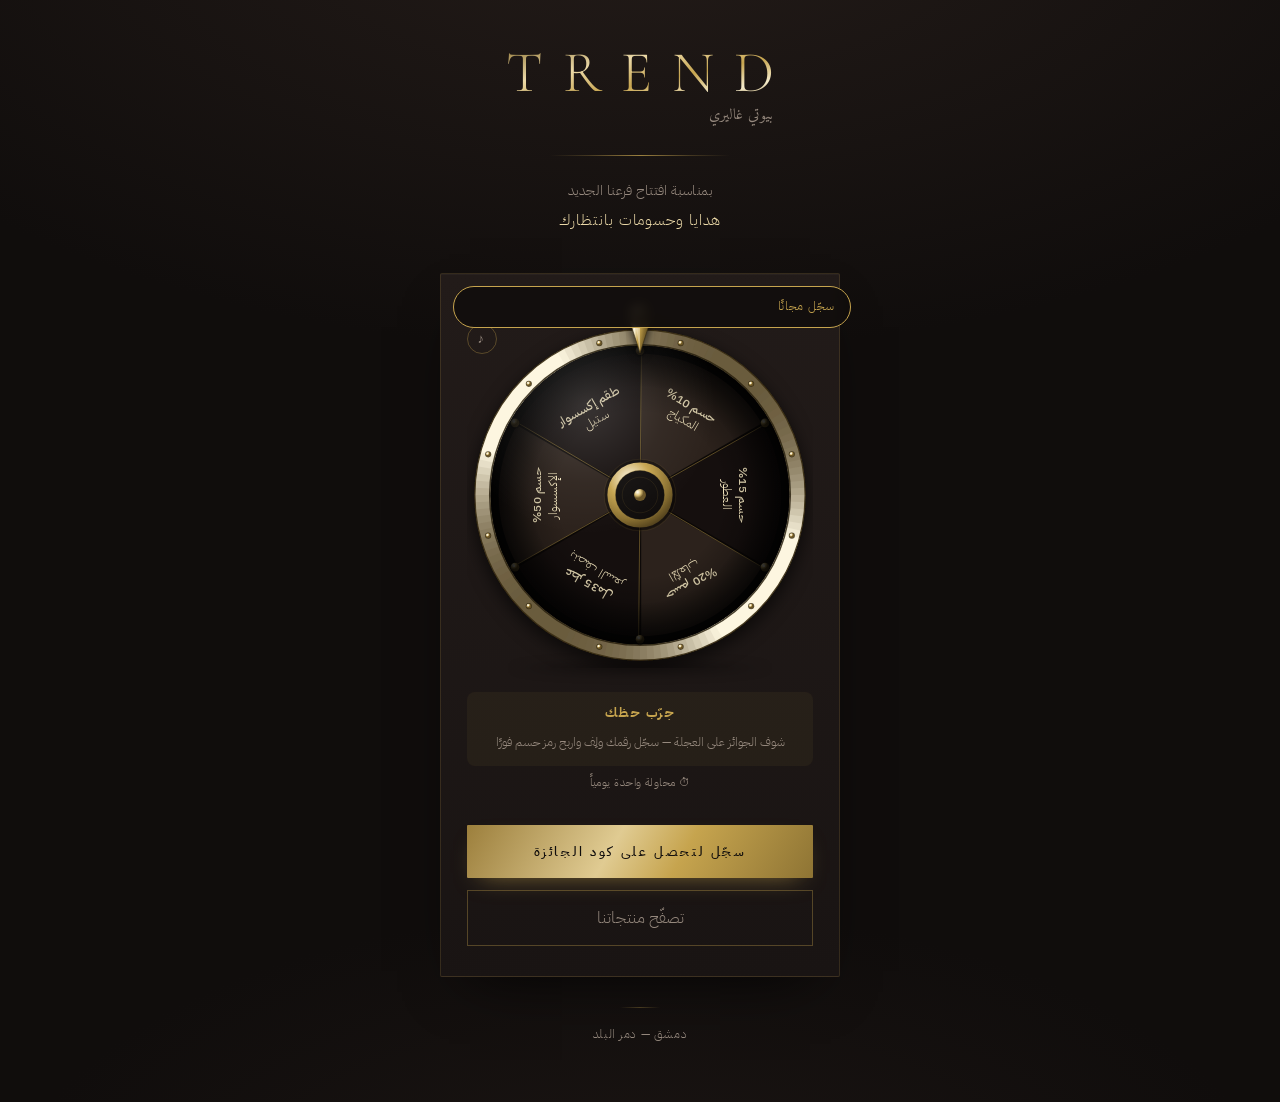
<file: index.html>
<!DOCTYPE html>
<html lang="ar" dir="rtl">
<head>
<meta charset="utf-8">
<meta name="viewport" content="width=device-width, initial-scale=1, viewport-fit=cover">
<title>TREND</title>
<meta name="description" content="جرّب حظك واربح حسمًا يُستلم من المحل الجديد.">
<meta name="theme-color" content="#100D0C">
<meta property="og:title" content="TREND — جرّب حظك واربح حسم">
<meta property="og:description" content="لفّة وحدة وكل الخانات رابحة. حسومات وهدايا تُستلم من المحل.">
<meta property="og:type" content="website">
<meta property="og:url" content="https://jamejame88.github.io/TREND/">
<meta property="og:image" content="https://jamejame88.github.io/TREND/og-image.png">
<meta property="og:image:secure_url" content="https://jamejame88.github.io/TREND/og-image.png">
<meta property="og:image:type" content="image/png">
<meta property="og:image:width" content="1200">
<meta property="og:image:height" content="630">
<meta property="og:image:alt" content="TREND — دمر البلد، دمشق">
<meta property="og:site_name" content="TREND">
<meta property="og:locale" content="ar_SY">
<meta name="twitter:card" content="summary_large_image">
<meta name="twitter:title" content="TREND — جرّب حظك واربح حسم">
<meta name="twitter:description" content="لفّة وحدة وكل الخانات رابحة.">
<meta name="twitter:image" content="https://jamejame88.github.io/TREND/og-image.png">
<link rel="preconnect" href="https://fonts.googleapis.com">
<link rel="preconnect" href="https://fonts.gstatic.com" crossorigin>
<link href="https://fonts.googleapis.com/css2?family=Cormorant+Garamond:wght@300;400&family=Amiri:wght@400;700&family=IBM+Plex+Sans+Arabic:wght@200;300;400;500&display=swap" rel="stylesheet">
<link rel="stylesheet" href="css/wheel.css?v=1">
</head>
<body>
<div class="shell">

  <header class="mark">
    <div class="lockup">
      <div class="wordmark" id="brandName">TREND</div>
      <div class="former">بيوتي غاليري</div>
    </div>
    <div class="divider"></div>
    <p class="occasion">بمناسبة افتتاح فرعنا الجديد<br><span>هدايا وحسومات بانتظارك</span></p>
  </header>

  <div class="ticker" id="ticker"><div class="trail" id="trail"></div></div>

  <section class="offers" id="offers" hidden>
    <div class="oh">
      <span class="oh-line"></span>
      <span class="oh-txt">عروض اليوم</span>
      <span class="oh-line"></span>
    </div>
    <div class="otrack" id="offerList"></div>
  </section>

  <section class="card step on" id="stepWheel">
    <div class="wheelwrap">
      <svg class="pointer" viewBox="0 0 34 52" aria-hidden="true">
        <defs>
          <linearGradient id="pbA" x1="0" y1="0" x2="1" y2="0.3">
            <stop offset="0%" stop-color="#6B5526"/><stop offset="28%" stop-color="#FDF6E0"/>
            <stop offset="52%" stop-color="#C6A44E"/><stop offset="74%" stop-color="#8A7031"/>
            <stop offset="100%" stop-color="#4E3E1B"/>
          </linearGradient>
          <radialGradient id="pbC" cx="34%" cy="28%">
            <stop offset="0%" stop-color="#FFFDF5"/><stop offset="52%" stop-color="#DCC176"/>
            <stop offset="100%" stop-color="#5E4B22"/>
          </radialGradient>
        </defs>
        <path d="M17 51 L7 20 Q17 13 27 20 Z" fill="url(#pbA)"/>
        <path d="M17 51 L12.5 21.5 Q17 18 17 18 Z" fill="#FFF9E6" opacity=".42"/>
        <path d="M17 51 L7 20 Q17 13 27 20 Z" fill="none" stroke="#3A2E14" stroke-width=".8" opacity=".85"/>
        <circle cx="17" cy="13" r="11" fill="#33280F" opacity=".55"/>
        <circle cx="17" cy="13" r="9.5" fill="url(#pbC)"/>
        <circle cx="17" cy="13" r="4.6" fill="#12100F"/>
        <circle cx="13.6" cy="9.6" r="2.4" fill="#FFFDF4" opacity=".8"/>
      </svg>
      <button class="sndBtn" id="sndBtn" type="button">♪</button>
      <svg id="wheel" viewBox="0 0 320 320" role="img" aria-label="عجلة الجوائز"></svg>
    </div>
    <button class="regfab" id="regFab" type="button">سجّل مجانًا</button>
  <div class="modebar" id="modeBar">
      <b>جرّب حظك</b>
      <span>شوف الجوائز على العجلة — سجّل رقمك ولِف واربح رمز حسم فورًا</span>
    </div>
    <div class="spinlimit">⏱ محاولة واحدة يومياً</div>
    <div class="demoprize" id="demoPrize"></div>
    <button class="primary btn-space" id="goReg">سجّل لتحصل على كود الجائزة</button>
    <button class="primary btn-space" id="spin" style="display:none">لِف العجلة</button>
    <a class="ghost shopBtn" id="shopBtn2" target="_blank" rel="noopener">تصفّح منتجاتنا</a>
  </section>

  <section class="card step" id="stepForm">
    <div class="won">
      <h2 id="wonPrize">سجّل رقمك</h2>
      <p class="wonhint">بعد التسجيل بتلف وبيوصلك رمز الجائزة.<br>
        <span style="opacity:.75">⏱ محاولة واحدة يومياً</span></p>
    </div>

    <div class="field">
      <label for="name">الاسم <span style="color:var(--muted);font-size:11px">(اختياري)</span></label>
      <input id="name" type="text" autocomplete="name" placeholder="اتركه فاضي ومنعطيك رمز">
      <p class="hint" id="nameHint"></p>
    </div>

    <div class="field">
      <label for="phone">رقم الجوال</label>
      <input id="phone" type="tel" inputmode="numeric" autocomplete="tel" placeholder="09XXXXXXXX" required>
      <p class="hint">الرقم مخصص لإرسال الكود والعرض.</p>
      <p class="err" id="errPhone">الرقم لازم يبلش بـ 09 ويكون 10 أرقام</p>
      <p class="err" id="errDaily">سجّلنا محاولتك اليوم — بتقدر تجرّب مرة تانية بكرا.</p>
    </div>

    <div class="field">
      <label for="occasion">أهم مناسبة عندك بالسنة</label>
      <p class="hint">ليصلك اقتراحات هدايا قبل موعدها.</p>
      <select id="occasion">
        <option value="">اختياري</option>
        <option>عيد ميلاد</option>
        <option>ذكرى زواج</option>
        <option>خطوبة</option>
        <option>تخرّج</option>
        <option>مولود جديد</option>
        <option>غير هيك</option>
      </select>
    </div>

    <div class="field">
      <label for="occDate">تاريخ المناسبة</label>
      <input id="occDate" type="date" lang="en-GB">
      <p class="hint">منذكّرك قبل موعدها بأفكار ضمن ميزانيتك.</p>
    </div>

    <button class="primary btn-space" id="claim">سجّل ولِف</button>
    <a class="ghost shopBtn" id="shopBtn3" target="_blank" rel="noopener">تصفّح منتجاتنا</a>
  </section>

  <section class="card step" id="stepResult">
    <div class="result">
      <p class="kicker">مبروك</p>
      <h2 id="prizeText"></h2>
      <div class="plaque">
        <p class="cap">رمز الاستلام</p>
        <div class="code" id="codeText"></div>
      </div>
      <p class="expiry" id="expiryText"></p>
      <p class="expiry" id="pidText" style="margin-top:6px;color:var(--gold)"></p>
    </div>
    <ul class="terms">
      <li>الرمز يُستلم من المحل خلال مدة الصلاحية.</li>
      <li>صالح لعملية شراء واحدة، ولا يُجمع مع عرض آخر.</li>
      <li>فعّل الرمز عبر واتساب حتى يُحفظ باسمك.</li>
    </ul>
    <div class="nextsteps">
      <div class="nextstep"><span class="n">١</span>
        <span><b>نزّل تطبيق ترند على جوالك</b> واربح <b>نقطتين</b> تنضاف لرصيدك — نقاطك بتستبدلها بهدايا من المحل.</span></div>
      <div class="nextstep"><span class="n">٢</span>
        <span>سجّل بـ<b>نادي ترند</b> وشوف نقاطك وقسم كبار العملاء — من نفس الموقع.</span></div>
    </div>
    <a class="primary btn-space" id="appBtn" target="_blank" rel="noopener" style="display:block;text-align:center;text-decoration:none">نزّل التطبيق واربح نقطتين</a>
    <button class="primary" id="waBtn" style="margin-top:9px">تفعيل الرمز عبر واتساب</button>
    <button class="ghost" id="copyBtn">نسخ الرمز</button>
    <p class="sent" id="copied">تم نسخ الرمز</p>
    <a class="ghost shopBtn" id="shopBtn" target="_blank" rel="noopener">تصفّح منتجاتنا</a>
  </section>

  <footer class="foot">
    <div class="fdiv"></div>
    <div id="footAddr"></div>
  </footer>
</div>

<script src="js/wheel/core.js?v=1"></script>
<script src="js/wheel/data.js?v=1"></script>
<script src="js/wheel/reg.js?v=1"></script>
<script src="js/wheel/draw.js?v=1"></script>
<script src="js/wheel/spin.js?v=1"></script>
<script src="js/wheel/result.js?v=1"></script>
<script src="js/wheel/app.js?v=1"></script>
</body>
</html>
</file>
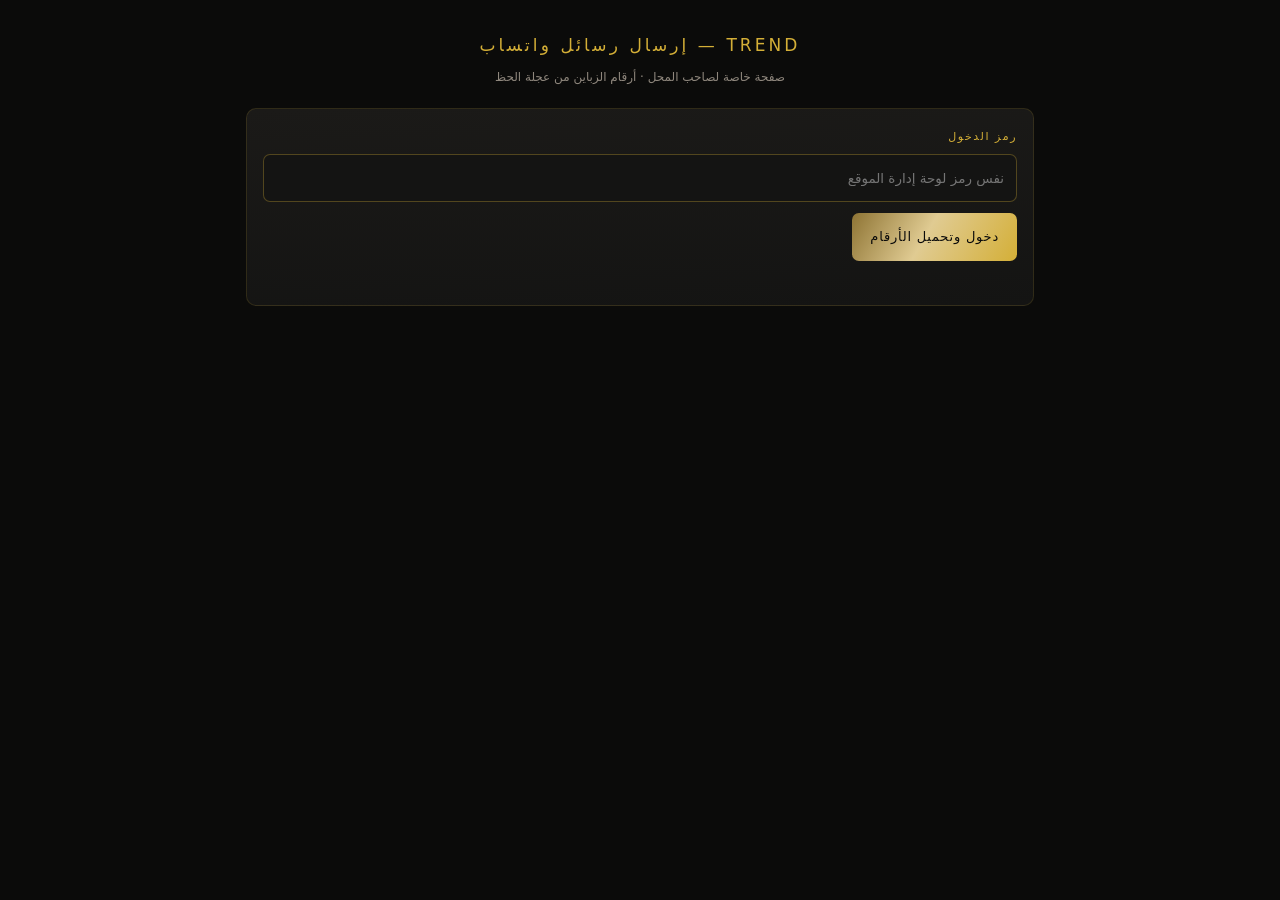
<file: send.html>
<!DOCTYPE html>
<html lang="ar" dir="rtl">
<head>
<meta charset="utf-8">
<meta name="viewport" content="width=device-width, initial-scale=1">
<meta name="robots" content="noindex, nofollow">
<title>TREND — إرسال رسائل واتساب</title>
<style>
:root{
  --ink:#0B0B0A;--panel:#141413;--panel2:#1B1A18;
  --gold:#D4AF37;--gold-lt:#E6C687;--gold-dk:#8E7434;
  --line:rgba(212,175,55,.14);--line2:rgba(212,175,55,.32);
  --paper:#F3EEE7;--muted:#8F877D;--wa:#128C4A;
  --ok:#8FD37D;--warn:#E8A33D;--bad:#D98C8C;--on-gold:#0A0A0A;
  --r:10px;--r-sm:7px;
}
*{box-sizing:border-box;margin:0;padding:0}
body{
  background:var(--ink);color:var(--paper);
  font-family:system-ui,-apple-system,"Segoe UI","Noto Sans Arabic",Tahoma,Arial,sans-serif;
  font-weight:300;line-height:1.8;-webkit-font-smoothing:antialiased;padding-bottom:40px;
}
.wrap{max-width:820px;margin:0 auto;padding:0 16px}
header{text-align:center;padding:30px 16px 20px}
header h1{font-size:17px;font-weight:400;letter-spacing:.18em;color:var(--gold)}
header p{font-size:12px;color:var(--muted);margin-top:6px}
.card{
  border:1px solid var(--line);border-radius:var(--r);
  background:linear-gradient(178deg,var(--panel2),var(--panel));
  padding:18px 16px;margin-bottom:14px;
}
label{display:block;font-size:11px;letter-spacing:.14em;color:var(--gold);margin-bottom:7px}
input,textarea,select{
  width:100%;padding:11px 12px;background:var(--panel);
  border:1px solid var(--line2);border-radius:var(--r-sm);
  color:var(--paper);font:inherit;font-size:13.5px;
}
input:focus,textarea:focus,select:focus{outline:none;border-color:var(--gold)}
textarea{min-height:120px;resize:vertical;line-height:1.9}
.btn{
  display:inline-flex;align-items:center;justify-content:center;gap:7px;
  padding:12px 18px;border:0;border-radius:var(--r-sm);cursor:pointer;
  font:inherit;font-size:13px;letter-spacing:.06em;
  background:linear-gradient(120deg,var(--gold-dk),#E0CB92 45%,var(--gold));color:var(--on-gold);
}
.btn:disabled{opacity:.5;cursor:default}
.btn.ghost{background:transparent;border:1px solid var(--line2);color:var(--gold-lt)}
.row{display:flex;gap:9px;flex-wrap:wrap;align-items:center}
.hint{font-size:11.5px;color:var(--muted);line-height:1.75;margin-top:8px}
.msg{font-size:12.5px;margin-top:10px;min-height:16px}
/* عدّاد اليوم */
.meter{display:flex;align-items:center;gap:12px;flex-wrap:wrap}
.meter b{font-size:26px;color:var(--gold);font-weight:400}
.bar{flex:1;min-width:140px;height:6px;border-radius:3px;background:var(--line2);overflow:hidden}
.bar i{display:block;height:100%;width:0;background:linear-gradient(90deg,var(--gold-dk),var(--gold));transition:width .4s}
.bar.warn i{background:linear-gradient(90deg,#B07C25,var(--warn))}
.bar.stop i{background:linear-gradient(90deg,#8E3A3A,var(--bad))}
.note{
  border-radius:var(--r-sm);padding:11px 13px;font-size:12px;line-height:1.8;margin-top:10px;
  border:1px solid var(--line2);background:rgba(198,164,78,.06);color:var(--muted);
}
.note.warn{border-color:rgba(232,163,61,.45);background:rgba(232,163,61,.09);color:var(--warn)}
.note.stop{border-color:rgba(217,140,140,.45);background:rgba(217,140,140,.09);color:var(--bad)}
/* الفلاتر */
.chips{display:flex;gap:7px;overflow-x:auto;padding-bottom:4px;scrollbar-width:none}
.chips::-webkit-scrollbar{display:none}
.chip{
  flex:0 0 auto;border:1px solid var(--line2);border-radius:var(--r-sm);
  color:var(--gold-lt);padding:8px 14px;font-size:12px;cursor:pointer;
  background:transparent;font-family:inherit;transition:.2s;
}
.chip.on{background:var(--gold);color:var(--on-gold);border-color:var(--gold)}
/* القائمة */
.person{
  display:flex;gap:11px;align-items:center;padding:12px 0;
  border-bottom:1px solid var(--line);
}
.person:last-child{border-bottom:0}
.pb{flex:1;min-width:0}
.pn{font-size:14px;line-height:1.5}
.pm{font-size:11.5px;color:var(--muted);margin-top:2px}
.tag{
  display:inline-block;padding:1px 7px;border-radius:9px;font-size:9.5px;
  letter-spacing:.06em;margin-inline-start:6px;vertical-align:middle;
  border:1px solid var(--line2);color:var(--gold-lt);
}
.tag.used{border-color:rgba(143,211,125,.4);color:var(--ok)}
.tag.sent{border-color:rgba(143,211,125,.4);color:var(--ok)}
.wa{
  flex:0 0 auto;display:inline-flex;align-items:center;gap:6px;
  padding:10px 14px;border-radius:var(--r-sm);border:0;cursor:pointer;
  background:var(--wa);color:#fff;font:inherit;font-size:12px;text-decoration:none;
}
.wa.done{background:transparent;border:1px solid var(--line2);color:var(--muted)}
.wa svg{width:15px;height:15px;fill:currentColor}
.undo{
  flex:0 0 auto;background:transparent;border:0;color:var(--muted);
  font:inherit;font-size:16px;cursor:pointer;padding:6px;
}
.empty{text-align:center;color:var(--muted);font-size:13px;padding:26px 0}
.count{font-size:11.5px;color:var(--muted);margin-bottom:10px}
</style>
</head>
<body>

<header>
  <h1>TREND — إرسال رسائل واتساب</h1>
  <p>صفحة خاصة لصاحب المحل · أرقام الزباين من عجلة الحظ</p>
</header>

<div class="wrap">

  <!-- ① الدخول -->
  <div class="card" id="loginCard">
    <label>رمز الدخول</label>
    <input type="password" id="pin" placeholder="نفس رمز لوحة إدارة الموقع" autocomplete="off">
    <div class="row" style="margin-top:11px">
      <button class="btn" id="loginBtn" type="button">دخول وتحميل الأرقام</button>
    </div>
    <div class="msg" id="loginMsg"></div>
  </div>

  <!-- ② نص الرسالة -->
  <div class="card" id="msgCard" hidden>
    <label>نص الرسالة</label>
    <textarea id="tpl"></textarea>
    <div class="hint">
      اكتب <b>{الاسم}</b> بأي مكان وبينستبدل تلقائيًا باسم الزبون.
      النص بينحفظ بالجهاز، فما بتحتاج تعيد كتابته كل مرة.
    </div>
    <div class="row" style="margin-top:11px">
      <button class="btn ghost" id="previewBtn" type="button">معاينة</button>
      <button class="btn ghost" id="resetTpl" type="button">رجّع النص الافتراضي</button>
    </div>
    <div class="note" id="preview" hidden></div>
  </div>

  <!-- ③ عدّاد اليوم -->
  <div class="card" id="meterCard" hidden>
    <label>المرسَل اليوم</label>
    <div class="meter">
      <b id="todayNum">0</b>
      <div class="bar" id="bar"><i id="barFill"></i></div>
      <span class="hint" style="margin:0">الحد الآمن <span id="capTxt">25</span> رسالة/يوم</span>
    </div>
    <div class="note" id="capNote"></div>
  </div>

  <!-- ④ القائمة -->
  <div class="card" id="listCard" hidden>
    <label>الأرقام</label>
    <input type="search" id="q" placeholder="بحث بالاسم أو الرقم" autocomplete="off" style="margin-bottom:10px">
    <div class="chips">
      <button class="chip on" data-f="todo" type="button">ما انبعتلهم</button>
      <button class="chip" data-f="all" type="button">الكل</button>
      <button class="chip" data-f="sent" type="button">انبعتلهم</button>
      <button class="chip" data-f="unused" type="button">كودهم غير مستخدم</button>
      <button class="chip" data-f="used" type="button">زاروا المحل</button>
    </div>
    <div class="count" id="count"></div>
    <div id="list"></div>
  </div>

</div>

<script>
/* ═══ الإعدادات ═══ */
var SHEET_URL = 'https://script.google.com/macros/s/AKfycbx4zwX9C0PqPvE215aF1AwVs5j8pn7mqzbEx961qYShZDct3dYm4nTvetl8VBAtm9sA/exec';
var DAILY_CAP  = 25;   /* الحد الآمن - فوقه في خطر حظر رقم المحل من واتساب */
var DAILY_STOP = 35;   /* فوق هاد منوقف الأزرار */

var DEFAULT_TPL =
  'مرحبا {الاسم} 🌿\n' +
  'معك TREND — دمر البلد.\n' +
  'عم نفتتح فرعنا الجديد، وحبينا تكون من أول الناس يلي بيعرفوا.\n' +
  'الافتتاح: [اكتب التاريخ هون]\n' +
  'بانتظارك 🎁';

var PIN_KEY  = 'trend_send_pin';
var TPL_KEY  = 'trend_send_tpl';
var SENT_KEY = 'trend_send_log';   /* { "963...": "2026-10-11" } */

var $ = function(id){ return document.getElementById(id); };
var ROWS = [], FILTER = 'todo';

/* ═══ تخزين محلي آمن ═══ */
function lsGet(k, d){ try { var v = localStorage.getItem(k); return v === null ? d : v; } catch(e){ return d; } }
function lsSet(k, v){ try { localStorage.setItem(k, v); } catch(e){} }
function sentLog(){
  try { return JSON.parse(localStorage.getItem(SENT_KEY) || '{}'); } catch(e){ return {}; }
}
function saveLog(o){ try { localStorage.setItem(SENT_KEY, JSON.stringify(o)); } catch(e){} }
function today(){
  var d = new Date();
  return d.getFullYear() + '-' + ('0' + (d.getMonth() + 1)).slice(-2) + '-' + ('0' + d.getDate()).slice(-2);
}

/* ═══ الاتصال بـApps Script ═══ */
function jsonp(params, ms){
  return new Promise(function(res){
    var cb = 'cb_' + Date.now() + Math.floor(Math.random() * 9999);
    var s = document.createElement('script');
    var done = false;
    function end(v){
      if (done) return;
      done = true; clearTimeout(t);
      window[cb] = function(){};
      s.remove(); res(v);
    }
    var t = setTimeout(function(){ end(null); }, ms || 30000);
    window[cb] = end;
    s.onerror = function(){ end(null); };
    s.src = SHEET_URL + '?callback=' + cb + '&' + params;
    document.body.appendChild(s);
  });
}

/* ═══ الأرقام ═══
   أرقام سوريا: 09XXXXXXXX محليًا → 9639XXXXXXXX لواتساب */
function waPhone(raw){
  var p = String(raw || '').replace(/\D/g, '');
  if (!p) return '';
  if (p.indexOf('00963') === 0) p = p.slice(2);
  if (p.indexOf('963') === 0) return p;
  if (p.indexOf('0') === 0) return '963' + p.slice(1);
  if (p.length === 9 && p.indexOf('9') === 0) return '963' + p;
  return p;
}
function prettyPhone(raw){
  var p = String(raw || '').replace(/\D/g, '');
  if (p.indexOf('963') === 0) p = '0' + p.slice(3);
  return p;
}

/* ═══ الدخول ═══ */
function login(){
  var pin = $('pin').value.trim();
  if (!pin){ $('loginMsg').style.color = 'var(--bad)'; $('loginMsg').textContent = 'اكتب رمز الدخول'; return; }
  $('loginBtn').disabled = true;
  $('loginMsg').style.color = '';
  $('loginMsg').textContent = 'عم نحمّل الأرقام… ممكن ياخد لحظات';

  jsonp('action=contacts&pin=' + encodeURIComponent(pin), 45000).then(function(r){
    $('loginBtn').disabled = false;
    if (!r){
      $('loginMsg').style.color = 'var(--bad)';
      $('loginMsg').textContent = 'ما وصل رد — تأكد من النت وجرّب مرة تانية';
      return;
    }
    if (!r.ok){
      $('loginMsg').style.color = 'var(--bad)';
      $('loginMsg').textContent = r.message || 'رمز الدخول غلط';
      return;
    }
    lsSet(PIN_KEY, pin);
    ROWS = r.rows || [];
    $('loginMsg').style.color = 'var(--ok)';
    $('loginMsg').textContent = '✓ تم تحميل ' + ROWS.length + ' رقم';
    $('msgCard').hidden = false;
    $('meterCard').hidden = false;
    $('listCard').hidden = false;
    paintMeter();
    render();
  });
}
$('loginBtn').onclick = login;
$('pin').addEventListener('keydown', function(e){ if (e.key === 'Enter') login(); });

/* رمز محفوظ من قبل؟ منعبيه ومنحمّل لحالنا */
(function auto(){
  var saved = lsGet(PIN_KEY, '');
  if (saved){ $('pin').value = saved; login(); }
})();

/* ═══ نص الرسالة ═══ */
$('tpl').value = lsGet(TPL_KEY, DEFAULT_TPL);
$('tpl').addEventListener('input', function(){ lsSet(TPL_KEY, $('tpl').value); });
$('resetTpl').onclick = function(){
  $('tpl').value = DEFAULT_TPL;
  lsSet(TPL_KEY, DEFAULT_TPL);
};
$('previewBtn').onclick = function(){
  var p = $('preview');
  var name = (ROWS[0] && ROWS[0].name) ? ROWS[0].name : 'أحمد';
  p.hidden = false;
  p.textContent = buildMsg(name);
};
function buildMsg(name){
  return $('tpl').value.replace(/\{الاسم\}/g, name || 'صديقنا');
}

/* ═══ عدّاد اليوم ═══ */
function sentToday(){
  var log = sentLog(), t = today(), n = 0;
  for (var k in log) if (log[k] === t) n++;
  return n;
}
function paintMeter(){
  var n = sentToday();
  $('todayNum').textContent = String(n);
  $('capTxt').textContent = String(DAILY_CAP);
  var bar = $('bar'), note = $('capNote');
  $('barFill').style.width = Math.min(100, (n / DAILY_STOP) * 100) + '%';
  bar.className = 'bar' + (n >= DAILY_STOP ? ' stop' : (n >= DAILY_CAP ? ' warn' : ''));
  if (n >= DAILY_STOP){
    note.className = 'note stop';
    note.innerHTML = '🛑 <b>وقّف اليوم.</b> بعتت ' + n + ' رسالة — واتساب ممكن يحظر رقم المحل إذا كمّلت. كمّل بكرة.';
  } else if (n >= DAILY_CAP){
    note.className = 'note warn';
    note.innerHTML = '⚠ وصلت الحد الآمن. الأفضل توقف اليوم وتكمّل بكرة، حتى ما ينحظر رقم المحل.';
  } else {
    note.className = 'note';
    note.innerHTML = 'ابعت على مهلك — رسالة كل دقيقة تقريبًا، ووقّف عند ' + DAILY_CAP +
      '. الإرسال السريع لأرقام ما بتعرفك هو السبب الأول لحظر الأرقام بواتساب.';
  }
}

/* ═══ الفلاتر ═══ */
[].forEach.call(document.querySelectorAll('.chip'), function(c){
  c.onclick = function(){
    [].forEach.call(document.querySelectorAll('.chip'), function(x){ x.classList.remove('on'); });
    c.classList.add('on');
    FILTER = c.getAttribute('data-f');
    render();
  };
});
$('q').addEventListener('input', render);

/* ═══ القائمة ═══ */
function render(){
  var log = sentLog();
  var q = $('q').value.trim().replace(/\s+/g, ' ');
  var qd = q.replace(/\D/g, '');

  var list = ROWS.filter(function(p){
    var isSent = !!log[p.phone];
    if (FILTER === 'todo'   && isSent) return false;
    if (FILTER === 'sent'   && !isSent) return false;
    if (FILTER === 'unused' && p.used) return false;
    if (FILTER === 'used'   && !p.used) return false;
    if (q){
      var okName = (p.name || '').indexOf(q) !== -1;
      var okPhone = qd && String(p.phone).indexOf(qd) !== -1;
      if (!okName && !okPhone) return false;
    }
    return true;
  });

  $('count').textContent = list.length + ' من ' + ROWS.length + ' رقم';

  var box = $('list');
  box.innerHTML = '';
  if (!list.length){
    var e = document.createElement('div');
    e.className = 'empty';
    e.textContent = 'ما في أرقام بهالفلتر';
    box.appendChild(e);
    return;
  }

  var blocked = sentToday() >= DAILY_STOP;

  list.slice(0, 400).forEach(function(p){
    var isSent = !!log[p.phone];
    var row = document.createElement('div');
    row.className = 'person';

    var b = document.createElement('div');
    b.className = 'pb';
    var n = document.createElement('div');
    n.className = 'pn';
    n.textContent = p.name || '(بدون اسم)';
    if (p.used) n.appendChild(tag('زار المحل', 'used'));
    if (isSent) n.appendChild(tag('انبعتله', 'sent'));
    b.appendChild(n);

    var m = document.createElement('div');
    m.className = 'pm';
    var bits = [prettyPhone(p.phone)];
    if (p.date) bits.push('سجّل ' + p.date);
    if (p.times > 1) bits.push(p.times + ' لفّات');
    if (p.occasion) bits.push(p.occasion);
    m.textContent = bits.join('  ·  ');
    b.appendChild(m);
    row.appendChild(b);

    var a = document.createElement('a');
    a.className = 'wa' + (isSent ? ' done' : '');
    a.target = '_blank';
    a.rel = 'noopener';
    a.href = 'https://wa.me/' + waPhone(p.phone) + '?text=' + encodeURIComponent(buildMsg(p.name));
    a.innerHTML = '<svg viewBox="0 0 24 24"><path d="M12 2a10 10 0 00-8.6 15L2 22l5.2-1.3A10 10 0 1012 2zm5.1 14.1c-.2.6-1.2 1.2-1.7 1.2-.4 0-1 .1-3.2-.8-2.7-1.1-4.4-3.9-4.6-4.1-.1-.2-1-1.4-1-2.6s.6-1.8.9-2.1c.2-.2.5-.3.7-.3h.5c.2 0 .4 0 .6.5l.8 2c.1.2.1.4 0 .5l-.3.5-.3.3c-.1.1-.3.3-.1.6.2.3.8 1.3 1.7 2.1 1.1 1 2 1.3 2.3 1.4.2.1.4.1.6-.1l.8-1c.2-.2.3-.2.5-.1l2 .9c.2.1.4.2.4.3.1.2.1.7-.1 1.3z"/></svg>' +
      (isSent ? 'ابعت مرة تانية' : 'افتح واتساب');
    if (blocked && !isSent){
      a.removeAttribute('href');
      a.style.opacity = '.4';
      a.style.cursor = 'default';
      a.onclick = function(ev){ ev.preventDefault(); };
    } else {
      a.onclick = function(){
        var lg = sentLog();
        lg[p.phone] = today();
        saveLog(lg);
        setTimeout(function(){ paintMeter(); render(); }, 400);
      };
    }
    row.appendChild(a);

    if (isSent){
      var u = document.createElement('button');
      u.className = 'undo';
      u.type = 'button';
      u.title = 'شيل علامة "انبعتله"';
      u.textContent = '↺';
      u.onclick = function(){
        var lg = sentLog();
        delete lg[p.phone];
        saveLog(lg);
        paintMeter(); render();
      };
      row.appendChild(u);
    }

    box.appendChild(row);
  });
}

function tag(txt, cls){
  var s = document.createElement('span');
  s.className = 'tag ' + (cls || '');
  s.textContent = txt;
  return s;
}
</script>
</body>
</html>
</file>
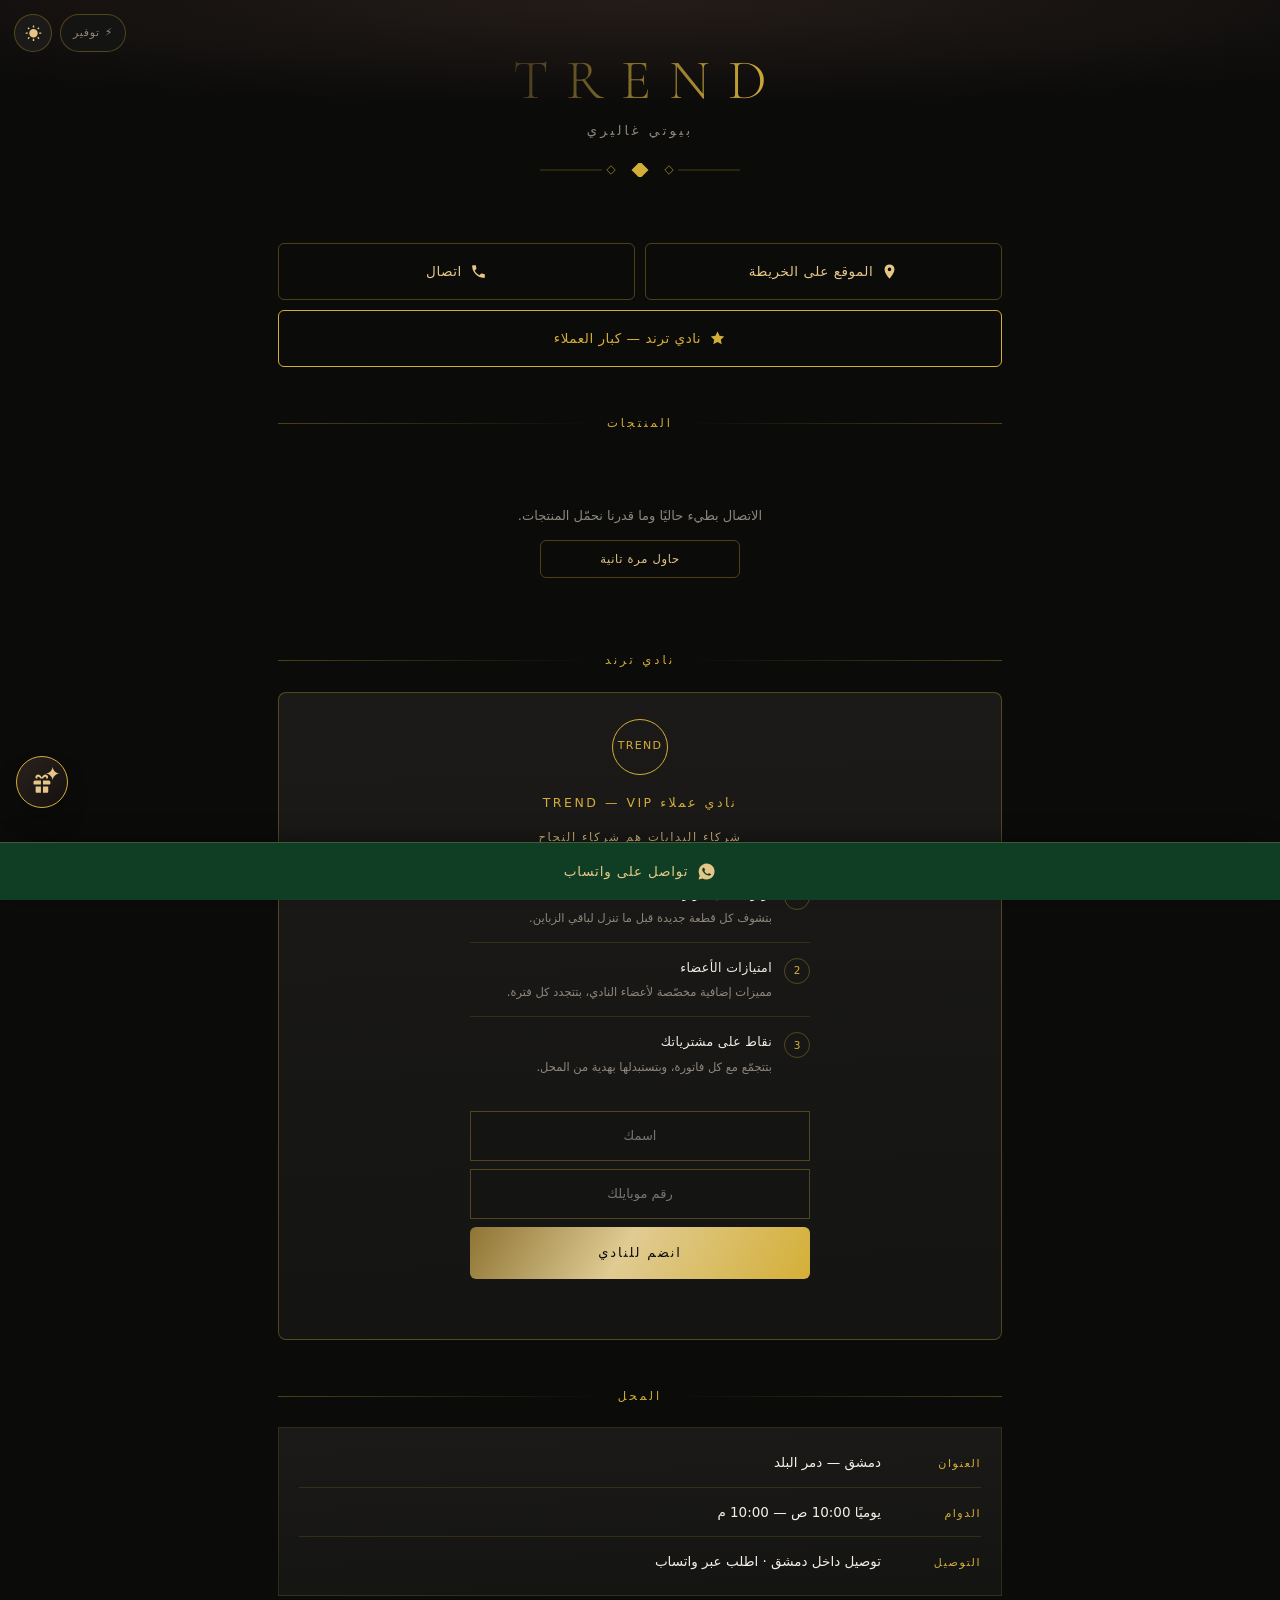
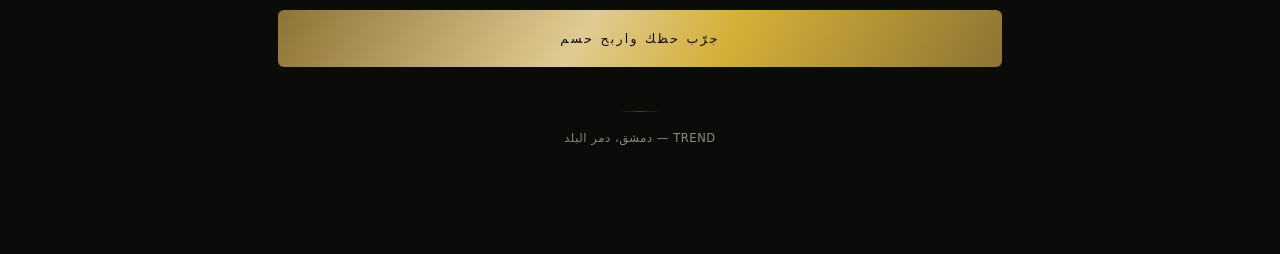
<file: site.html>
<!DOCTYPE html>
<html lang="ar" dir="rtl">
<head>
<meta charset="utf-8">
<script>(function(){try{if(localStorage.getItem('trend_theme')==='light'){document.documentElement.setAttribute('data-theme','light');}}catch(e){}})();</script>
<meta name="viewport" content="width=device-width, initial-scale=1, viewport-fit=cover">
<title>TREND — هدايا وإكسسوار وعطور | دمر، دمشق</title>

<link rel="manifest" href="manifest.json">
<meta name="theme-color" content="#0B0B0A">
<link rel="apple-touch-icon" href="icon-192.png">
<meta name="description" content="TREND (بيوتي غاليري سابقًا) — هدايا، إكسسوار، ألعاب، مكياج وعطور. دمشق، دمر البلد. توصيل داخل دمشق.">
<meta name="theme-color" content="#100D0C">
<meta property="og:title" content="TREND — هدايا وإكسسوار وعطور">
<meta property="og:description" content="هدايا، إكسسوار، ألعاب، مكياج، ساعات وعطور. دمشق — دمر البلد. توصيل داخل دمشق.">
<meta property="og:type" content="website">
<meta property="og:url" content="https://jamejame88.github.io/TREND/site.html">
<meta property="og:image" content="https://jamejame88.github.io/TREND/og-image.png">
<meta property="og:image:secure_url" content="https://jamejame88.github.io/TREND/og-image.png">
<meta property="og:image:type" content="image/png">
<meta property="og:image:width" content="1200">
<meta property="og:image:height" content="630">
<meta property="og:image:alt" content="TREND — دمر البلد، دمشق">
<meta property="og:site_name" content="TREND">
<meta property="og:locale" content="ar_SY">
<meta name="twitter:card" content="summary_large_image">
<meta name="twitter:title" content="TREND — هدايا وإكسسوار وعطور">
<meta name="twitter:description" content="دمشق — دمر البلد. توصيل داخل دمشق.">
<meta name="twitter:image" content="https://jamejame88.github.io/TREND/og-image.png">
<link rel="preconnect" href="https://fonts.googleapis.com">
<link rel="preconnect" href="https://fonts.gstatic.com" crossorigin>
<link rel="preconnect" href="https://script.google.com">
<link rel="preconnect" href="https://script.googleusercontent.com">
<link rel="preconnect" href="https://i.ibb.co">
<link href="https://fonts.googleapis.com/css2?family=Cormorant+Garamond:wght@300&text=TREND&display=swap" rel="stylesheet">
<link rel="stylesheet" href="css/site.css?v=1">
</head>
<body>
<button class="themetoggle" id="themeToggle" aria-label="تبديل نمط العرض (ليلي/نهاري)" title="تبديل نمط العرض">
  <svg id="iconSun" viewBox="0 0 24 24"><path d="M6.76 4.84l-1.8-1.79-1.41 1.41 1.79 1.79 1.42-1.41zM4 10.5H1v2h3v-2zm9-9.95h-2V3.5h2V.55zm7.45 3.91l-1.41-1.41-1.79 1.79 1.41 1.41 1.79-1.79zm-3.21 13.7l1.79 1.8 1.41-1.41-1.8-1.79-1.4 1.4zM20 10.5v2h3v-2h-3zm-8-5c-3.31 0-6 2.69-6 6s2.69 6 6 6 6-2.69 6-6-2.69-6-6-6zm-1 16.95h2V19.5h-2v2.95zm-7.45-3.91l1.41 1.41 1.79-1.8-1.41-1.41-1.79 1.8z"/></svg>
  <svg id="iconMoon" viewBox="0 0 24 24" style="display:none"><path d="M21 12.79A9 9 0 1111.21 3 7 7 0 0021 12.79z"/></svg>
</button>
<header>
  <div class="wordmark">TREND</div>
  <div class="former">بيوتي غاليري</div>
  <svg class="rule" viewBox="0 0 200 14" aria-hidden="true">
    <line class="r-line" x1="0" y1="7" x2="62" y2="7"/>
    <line class="r-line" x1="138" y1="7" x2="200" y2="7"/>
    <rect class="r-dia" x="68" y="4" width="6" height="6" transform="rotate(45 71 7)"/>
    <rect class="r-core" x="94" y="1" width="12" height="12" transform="rotate(45 100 7)"/>
    <rect class="r-dia" x="126" y="4" width="6" height="6" transform="rotate(45 129 7)"/>
  </svg>
</header>
<div class="ticker" id="ticker"><div class="trail" id="trail"></div></div>
<div class="wrap">
  <section id="offersSec" hidden style="margin-top:26px">
    <div class="h"><span></span><b>عروض اليوم</b><span></span></div>
    <div id="offerList"></div>
  </section>
  <nav class="quick">
    <a class="qbtn" id="mapBtn" target="_blank" rel="noopener">
      <svg viewBox="0 0 24 24"><path d="M12 2a7 7 0 00-7 7c0 5 7 13 7 13s7-8 7-13a7 7 0 00-7-7zm0 9.5A2.5 2.5 0 1112 6.5a2.5 2.5 0 010 5z"/></svg>
      الموقع على الخريطة
    </a>
    <a class="qbtn" id="callBtn">
      <svg viewBox="0 0 24 24"><path d="M6.6 10.8a15 15 0 006.6 6.6l2.2-2.2a1 1 0 011-.25 11 11 0 003.5.55 1 1 0 011 1V20a1 1 0 01-1 1A17 17 0 013 4a1 1 0 011-1h3.5a1 1 0 011 1c0 1.2.2 2.4.55 3.5a1 1 0 01-.25 1z"/></svg>
      اتصال
    </a>
    <a class="qbtn club" id="clubBtn" href="#club">
      <svg viewBox="0 0 24 24"><path d="M12 2l2.9 6.1 6.6.9-4.8 4.6 1.2 6.6L12 17.1 6.1 20.2l1.2-6.6L2.5 9l6.6-.9L12 2z"/></svg>
      <span id="clubBtnTxt">نادي ترند — كبار العملاء</span>
    </a>
  </nav>
  <button class="saveBtn" id="saveBtn" type="button" title="وضع توفير البيانات">
    <span>⚡</span><span id="saveTxt">توفير</span>
  </button>
  <div class="savenote" id="saveNote" hidden></div>
  <div class="gal" id="gal">
    <div class="gal-head">
      <div>
        <b id="galName"></b><br>
        <span id="galCount"></span>
      </div>
      <button class="gal-x" id="galClose" type="button">✕</button>
    </div>
    <div class="gal-body">
      <div class="gal-big" id="galBig"></div>
      <div class="gal-grid" id="galGrid"></div>
    </div>
    <div class="gal-foot">
      <span class="pr" id="galPrice"></span>
      <button class="gal-add" id="galAdd" type="button">أضف للسلة</button>
    </div>
  </div>

  <div class="instwrap" id="instWrap" hidden>
    <button class="instbtn" id="instBtn" type="button">
      <svg viewBox="0 0 24 24"><path d="M12 16l-5-5h3V4h4v7h3l-5 5zm-7 2h14v2H5v-2z"/></svg>
      <span>نزّل تطبيق ترند على جوالك</span>
      <span class="instbonus">+2 نقطة</span>
    </button>
    <div class="instmsg" id="instMsg"></div>
  </div>
  <section>
    <div class="h"><span></span><b>المنتجات</b><span></span></div>
    <div class="filters" id="filters"></div>
    <div class="grid" id="grid">
      <div class="skel"></div><div class="skel"></div><div class="skel"></div>
      <div class="skel"></div><div class="skel"></div><div class="skel"></div>
    </div>
  </section>
  <section id="club" hidden>
    <div class="h"><span></span><b>نادي ترند</b><span></span></div>
    <div class="clubcard" id="clubCard"></div>
  </section>
  <section>
    <div class="h"><span></span><b>المحل</b><span></span></div>
    <div class="info">
      <div class="irow"><div class="ik">العنوان</div><div class="iv" id="vAddr"></div></div>
      <div class="irow"><div class="ik">الدوام</div><div class="iv" id="vHours"></div></div>
      <div class="irow"><div class="ik">التوصيل</div><div class="iv" id="vDeliv"></div></div>
    </div>
    <a class="cta" id="wheelBtn">جرّب حظك واربح حسم</a>
  </section>
</div>
<footer>
  <div class="fr"></div>
  TREND — دمشق، دمر البلد
</footer>
<button class="aifab" id="aiFab" aria-label="مساعد الهدايا">
  <svg viewBox="0 0 24 24">
    <path d="M10.6 10.2H5.4A1.4 1.4 0 004 11.6V13c0 .4.3.7.7.7h5.9v-3.5zm1.8 0v3.5h5.9c.4 0 .7-.3.7-.7v-1.4a1.4 1.4 0 00-1.4-1.4h-5.2zM10.6 15.5H5.9v4.7c0 .6.4 1 1 1h3.7v-5.7zm1.8 0v5.7h3.7c.6 0 1-.4 1-1v-4.7h-4.7z"/>
    <path d="M8.2 4.8c-1.4 0-2.5 1.1-2.5 2.4 0 .5.1.9.4 1.3h2.1c-.4 0-.8-.4-.8-.8s.4-.8.8-.8c.8 0 1.5.9 2 1.6h1.7C11.3 7.2 10.1 4.8 8.2 4.8zm6.3 0c-1.9 0-3.1 2.4-3.7 3.7h1.7c.5-.7 1.2-1.6 2-1.6.4 0 .8.4.8.8s-.4.8-.8.8h2.1c.3-.4.4-.8.4-1.3 0-1.3-1.1-2.4-2.5-2.4z"/>
    <path d="M21 -2.4c0 3.6 2.9 6.5 6.5 6.5-3.6 0-6.5 2.9-6.5 6.5 0-3.6-2.9-6.5-6.5-6.5 3.6 0 6.5-2.9 6.5-6.5z"/>
  </svg>
</button>
<div class="aiwrap" id="aiWrap">
  <div class="aistrip" id="aiStrip">
    <div class="lbl">من بضاعتنا</div>
    <div class="strack" id="sTrack"></div>
    <div class="stoast" id="sToast">أُضيف للسلة ✓</div>
  </div>
  <div class="aibox">
    <div class="aihead">
      <b>مساعد الهدايا</b>
      <button class="sh-x" id="aiClose" aria-label="إغلاق">×</button>
    </div>
    <div class="aistat" id="aiStat">
      <span class="dots"><i></i><i></i><i></i></span>
      <span id="aiStatTxt">عم فكّر…</span>
      <span class="bar"></span>
    </div>
    <div class="ailog" id="aiLog"></div>
    <div class="qs" id="aiQs">
      <button>هدية لخطوبة</button>
      <button>هدية لعيد ميلاد بنت</button>
      <button>عطر رجالي</button>
    </div>
    <div class="aiform">
      <input id="aiInput" placeholder="مثلاً: بدي هدية لأمي بحدود ٢٠٠ ألف" autocomplete="off">
      <button id="aiSend">إرسال</button>
    </div>
    <p class="aihint">الاقتراحات من بضاعة المحل. للطلب أو التأكد من التوفّر، تواصل معنا على واتساب.</p>
  </div>
</div>
<div class="cartbar" id="cartBar">
  <button class="cb-side" id="openCart">
    <span class="pill" id="cbCount">0</span>
    <span id="cbTotal">السلة</span>
  </button>
  <button class="cb-side" id="sendOrder">إتمام الطلب</button>
</div>
<div class="sheet" id="sheet">
  <div class="sheet-in">
    <div class="wrapin">
      <div class="sh-head">
        <b>سلة الطلب</b>
        <button class="sh-x" id="closeSheet" aria-label="إغلاق">×</button>
      </div>
      <div id="cartItems"></div>
      <div class="tot"><span>المجموع</span><b id="cartTotal">0</b></div>
      <div class="p-old-cur" id="cartOldCur" style="text-align:left;margin-bottom:12px"></div>
      <a class="cta" id="sendOrder2">إرسال الطلب عبر واتساب</a>
    </div>
  </div>
</div>
<a class="wafab" id="waBtn" target="_blank" rel="noopener">
  <svg viewBox="0 0 24 24"><path d="M12 2a10 10 0 00-8.6 15L2 22l5.2-1.3A10 10 0 1012 2zm5.1 14.1c-.2.6-1.2 1.2-1.7 1.2-.4 0-1 .1-3.2-.8-2.7-1.1-4.4-3.9-4.6-4.1-.1-.2-1-1.4-1-2.6s.6-1.8.9-2.1c.2-.2.5-.3.7-.3h.5c.2 0 .4 0 .6.5l.8 2c.1.2.1.4 0 .5l-.3.5-.3.3c-.1.1-.3.3-.1.6.2.3.8 1.3 1.7 2.1 1.1 1 2 1.3 2.3 1.4.2.1.4.1.6-.1l.8-1c.2-.2.3-.2.5-.1l2 .9c.2.1.4.2.4.3.1.2.1.7-.1 1.3z"/></svg>
  تواصل على واتساب
</a>
<script src="js/site/core.js?v=1"></script>
<script src="js/site/ai.js?v=1"></script>
<script src="js/site/member.js?v=1"></script>
<script src="js/site/save-mode.js?v=1"></script>
<script src="js/site/vip-install.js?v=1"></script>
<script src="js/site/gallery.js?v=1"></script>
<script src="js/site/club.js?v=1"></script>
<script src="js/site/catalog.js?v=1"></script>
<script src="js/site/cart.js?v=1"></script>
<script src="js/site/app.js?v=1"></script>
</body>
</html>
</file>
<file: css/wheel.css>
/* TREND — تنسيقات صفحة العجلة (منقولة كما هي من index.html) */
:root{
  --ink:#100D0C;
  --panel:#191413;
  --panel-2:#221B19;
  --gold:#C6A44E;
  --gold-lt:#EBD9A8;
  --gold-dk:#8E7434;
  --line:rgba(198,164,78,.16);
  --line-strong:rgba(198,164,78,.34);
  --paper:#F3EEE7;
  --muted:#96897E;
  --err:#D98A82;
  --ok:#8FB99A;
}
*{box-sizing:border-box;margin:0;padding:0}
html{-webkit-text-size-adjust:100%}
body{
  min-height:100vh;
  background:
    radial-gradient(120% 70% at 50% -10%, #241C19 0%, transparent 60%),
    radial-gradient(90% 50% at 50% 110%, #1B1513 0%, transparent 55%),
    var(--ink);
  color:var(--paper);
  font-family:"IBM Plex Sans Arabic",system-ui,sans-serif;
  font-weight:300;
  line-height:1.8;
  -webkit-font-smoothing:antialiased;
  display:flex;
  justify-content:center;
  padding:44px 20px 56px;
}
.shell{width:100%;max-width:400px}

/* ——— العلامة ——— */
.mark{text-align:center;margin-bottom:38px}
.lockup{display:inline-block;text-align:right}
.wordmark{
  font-family:"Cormorant Garamond",Georgia,serif;
  font-weight:300;
  font-size:clamp(42px,13vw,58px);
  line-height:1;
  letter-spacing:.34em;
  direction:ltr;
  margin-right:-.34em;
  color:var(--gold-lt);
  background:linear-gradient(168deg,#8E7434 0%,#EBD9A8 34%,#C6A44E 58%,#F5EBCB 78%,#9C7F3C 100%);
  -webkit-background-clip:text;
  background-clip:text;
  -webkit-text-fill-color:transparent;
}
.former{
  font-family:"Amiri",serif;
  font-size:15px;
  color:var(--muted);
  letter-spacing:.04em;
  margin-top:6px;
  line-height:1;
}
.divider{
  width:100%;max-width:180px;height:1px;margin:26px auto 0;
  background:linear-gradient(90deg,transparent,var(--line-strong) 22%,var(--gold) 50%,var(--line-strong) 78%,transparent);
  opacity:.75;
}

.occasion{
  margin-top:22px;font-size:14px;color:var(--muted);
  letter-spacing:.03em;line-height:1.9;
}
.occasion span{
  display:inline-block;margin-top:2px;color:var(--gold-lt);
  font-size:15px;letter-spacing:.06em;
}

/* ——— تنويه حد اللفّات ——— */
.modebar.done{background:rgba(198,164,78,.08);border-color:var(--gold)}
.modebar.done b{color:var(--gold)}
.dbtn{
  display:block;width:100%;margin:10px 0 8px;padding:12px;
  border-radius:8px;border:1px solid var(--gold);
  background:rgba(198,164,78,.1);color:var(--gold);
  font:inherit;font-size:12.5px;letter-spacing:.05em;cursor:pointer;transition:.2s;
}
.dbtn:hover{background:rgba(198,164,78,.2)}
.spinlimit{
  margin-top:8px;font-size:11px;color:var(--muted);
  letter-spacing:.04em;text-align:center;line-height:1.7;
}
/* ——— زر التسجيل الثابت (الزاوية اليسارية العلوية) ——— */
.regfab{
  position:fixed;top:12px;left:12px;z-index:40;
  display:flex;align-items:center;gap:6px;
  padding:9px 15px;border-radius:22px;
  border:1px solid var(--gold);background:rgba(16,13,12,.88);
  color:var(--gold);font:inherit;font-size:12px;letter-spacing:.06em;
  cursor:pointer;backdrop-filter:blur(6px);
  transition:transform .25s,background .25s;
}
.regfab:hover{transform:translateY(-1px);background:rgba(198,164,78,.14)}
.regfab.member{border-color:var(--gold);background:linear-gradient(120deg,var(--gold-dk),#E0CB92 45%,var(--gold));color:#100D0C}
/* ——— شريط وضع اللفّة (تجريبي / حقيقي) ——— */
.modebar{
  border:1px solid var(--line2);border-radius:8px;padding:10px 12px;margin-top:14px;
  background:rgba(198,164,78,.06);text-align:center;
}
.modebar b{display:block;font-size:12.5px;color:var(--gold);letter-spacing:.12em;margin-bottom:3px}
.modebar span{font-size:11.5px;color:var(--muted);line-height:1.7}
.modebar.real{background:rgba(143,211,125,.08);border-color:rgba(143,211,125,.45)}
.modebar.real b{color:#8FD37D}
.demoprize{
  display:none;margin-top:12px;padding:12px;border:1px dashed var(--line2);border-radius:8px;
  text-align:center;font-size:13px;color:var(--paper);line-height:1.8;
}
.demoprize.on{display:block}
.demoprize i{display:block;font-style:normal;font-size:11px;color:var(--muted);margin-top:5px}
/* ——— تذكير التطبيق والنادي بصفحة النتيجة ——— */
.nextsteps{margin-top:16px;border-top:1px solid var(--line2);padding-top:14px}
.nextstep{
  display:flex;gap:10px;align-items:flex-start;text-align:right;
  padding:11px 0;font-size:12.5px;line-height:1.75;color:var(--paper);
}
.nextstep + .nextstep{border-top:1px solid var(--line)}
.nextstep b{color:var(--gold);font-weight:500}
.nextstep .n{
  flex:0 0 20px;height:20px;border-radius:50%;border:1px solid var(--gold);
  color:var(--gold);font-size:10px;display:flex;align-items:center;justify-content:center;margin-top:2px;
}
/* ——— شريط الفائزين ——— */
.ticker{
  position:relative;overflow:hidden;margin:0 0 26px;
  border-top:1px solid var(--line);border-bottom:1px solid var(--line);
  background:linear-gradient(90deg,rgba(198,164,78,.05),rgba(198,164,78,.11),rgba(198,164,78,.05));
  padding:10px 0;display:none;
}
.ticker.on{display:block}
.ticker::before,.ticker::after{content:"";position:absolute;top:0;bottom:0;width:48px;z-index:2;pointer-events:none}
.ticker::before{right:0;background:linear-gradient(270deg,var(--ink),transparent)}
.ticker::after{left:0;background:linear-gradient(90deg,var(--ink),transparent)}
.trail{display:flex;width:max-content;animation:slide 120s linear infinite}
@keyframes slide{from{transform:translateX(0)}to{transform:translateX(50%)}}
@media(prefers-reduced-motion:reduce){.trail{animation:none}}
.tk{display:flex;align-items:center;gap:8px;padding:0 18px;white-space:nowrap;font-size:12px;color:var(--muted)}
.tk i{width:5px;height:5px;transform:rotate(45deg);background:var(--gold);flex:0 0 5px;font-style:normal}
.tk b{color:var(--gold-lt);font-weight:400}
.tk s{
  color:var(--paper);text-decoration:none;
  font-variant-numeric:tabular-nums;letter-spacing:.03em;
}

/* ——— البطاقة ——— */
.card{
  background:linear-gradient(178deg,var(--panel-2),var(--panel));
  border:1px solid var(--line);
  border-radius:2px;
  padding:34px 26px 30px;
  box-shadow:0 24px 60px -30px rgba(0,0,0,.9), inset 0 1px 0 rgba(255,255,255,.03);
}

.step{display:none}
.step.on{display:block;animation:rise .55s cubic-bezier(.22,.7,.3,1) both}
@keyframes rise{from{opacity:0;transform:translateY(10px)}to{opacity:1;transform:none}}

.won{text-align:center;margin-bottom:30px;padding-bottom:24px;border-bottom:1px solid var(--line)}
.won h2{
  font-family:"Amiri",serif;font-weight:400;font-size:24px;line-height:1.5;
  margin:10px 0 12px;color:var(--gold-lt);
}
.wonhint{font-size:12.5px;color:var(--muted);letter-spacing:.04em}

/* ——— الحقول ——— */
.field{margin-bottom:26px}
label{
  display:block;
  font-size:11.5px;
  font-weight:400;
  color:var(--gold);
  letter-spacing:.16em;
  margin-bottom:8px;
  opacity:.9;
}
input,select{
  width:100%;
  background:transparent;
  border:0;
  border-bottom:1px solid var(--line-strong);
  border-radius:0;
  color:var(--paper);
  font-family:inherit;
  font-size:16px;
  font-weight:300;
  padding:8px 2px 11px;
  transition:border-color .3s ease;
}
input:hover,select:hover{border-bottom-color:rgba(198,164,78,.5)}
input:focus,select:focus{outline:none;border-bottom-color:var(--gold)}
input:focus-visible,select:focus-visible,button:focus-visible{outline:1px solid var(--gold);outline-offset:4px}
select{
  appearance:none;color:var(--paper);cursor:pointer;
  background-image:linear-gradient(45deg,transparent 50%,var(--gold) 50%),linear-gradient(135deg,var(--gold) 50%,transparent 50%);
  background-position:2px 20px,7px 20px;background-size:5px 5px;background-repeat:no-repeat;
}
select option{background:var(--panel);color:var(--paper)}
.hint{font-size:11.5px;color:var(--muted);margin-top:9px;line-height:1.7}
.err{font-size:12px;color:var(--err);margin-top:9px;display:none}
.err.on{display:block}

input[type="date"]{
  color-scheme:dark;direction:ltr;text-align:left;
  font-variant-numeric:tabular-nums;letter-spacing:.06em;
}
input[type="date"]::-webkit-datetime-edit{padding:0}
input[type="date"]::-webkit-datetime-edit-text{color:var(--muted);padding:0 4px}
input[type="date"]::-webkit-datetime-edit-day-field,
input[type="date"]::-webkit-datetime-edit-month-field,
input[type="date"]::-webkit-datetime-edit-year-field{color:var(--paper);padding:1px 3px}
input[type="date"]::-webkit-datetime-edit-day-field:focus,
input[type="date"]::-webkit-datetime-edit-month-field:focus,
input[type="date"]::-webkit-datetime-edit-year-field:focus{background:var(--gold);color:#100D0C;outline:none}
input[type="date"]::-webkit-calendar-picker-indicator{
  filter:invert(72%) sepia(30%) saturate(720%) hue-rotate(2deg);opacity:.7;cursor:pointer;
}
input[type="date"]::-webkit-calendar-picker-indicator:hover{opacity:1}

/* ——— الأزرار ——— */
button{
  width:100%;
  font-family:"IBM Plex Sans Arabic",sans-serif;
  font-size:13px;
  font-weight:400;
  letter-spacing:.2em;
  padding:17px 14px;
  border:0;
  border-radius:1px;
  cursor:pointer;
  transition:filter .3s ease, opacity .3s ease;
}
.primary{
  background:linear-gradient(120deg,#9C7F3C,#E0CB92 42%,#C6A44E 62%,#8E7434);
  color:#100D0C;
  font-weight:500;
  box-shadow:0 10px 26px -14px rgba(198,164,78,.7);
}
.primary:hover{filter:brightness(1.07)}
.primary[disabled]{filter:grayscale(.5) brightness(.65);cursor:default}
.ghost{
  background:transparent;color:var(--muted);
  border:1px solid var(--line-strong);margin-top:12px;
}
.ghost:hover{color:var(--gold-lt);border-color:var(--gold)}
.btn-space{margin-top:32px}

.shopBtn{
  display:block;text-align:center;text-decoration:none;
  line-height:1.5;padding:15px 12px;
}

/* ——— العجلة ——— */
.wheelwrap{position:relative;padding:14px 0 10px}
.sndBtn{
  position:absolute;top:16px;left:0;z-index:4;
  width:30px;height:30px;padding:0;line-height:1;
  background:transparent;border:1px solid var(--line-strong);border-radius:50%;
  color:var(--muted);font-size:13px;cursor:pointer;transition:.2s;
}
.sndBtn:hover{color:var(--gold-lt);border-color:var(--gold)}
.wheelwrap::before{content:"";position:absolute;left:12%;right:12%;bottom:2px;height:16px;background:radial-gradient(ellipse at center,rgba(0,0,0,.55),transparent 72%);filter:blur(5px);pointer-events:none}
.pointer{
  position:absolute;top:-6px;left:50%;
  width:34px;height:52px;z-index:5;
  transform:translateX(-50%) rotate(0deg);
  transform-origin:50% 14%;
  transition:transform .07s cubic-bezier(.3,1.5,.5,1);
  pointer-events:none;
  filter:drop-shadow(0 3px 5px rgba(0,0,0,.75));
}
#wheel{display:block;width:100%;height:auto;transform:rotate(0deg)}
#wheel{will-change:transform}

/* ——— النتيجة ——— */
.result{text-align:center}
.kicker{
  font-family:"Amiri",serif;
  font-size:29px;font-weight:700;
  color:var(--gold);letter-spacing:.04em;line-height:1.3;
}
.result h2{
  font-family:"Amiri",serif;
  font-weight:400;
  font-size:24px;
  line-height:1.55;
  margin:10px 0 26px;
  color:var(--gold-lt);
}
.plaque{
  border-top:1px solid var(--line-strong);
  border-bottom:1px solid var(--line-strong);
  padding:20px 10px 18px;
}
.plaque .cap{font-size:10.5px;letter-spacing:.24em;color:var(--muted);margin-bottom:10px}
.code{
  direction:ltr;
  font-family:"Cormorant Garamond",Georgia,serif;
  font-size:34px;
  font-weight:400;
  letter-spacing:.22em;
  color:var(--gold-lt);
  line-height:1.1;
}
.expiry{font-size:11.5px;color:var(--muted);margin-top:22px;letter-spacing:.04em}

.terms{margin:28px 0 30px;text-align:right}
.terms li{
  list-style:none;font-size:12.5px;color:var(--muted);
  padding-right:16px;position:relative;margin:9px 0;line-height:1.75;
}
.terms li::before{
  content:"";position:absolute;right:0;top:11px;
  width:4px;height:4px;transform:rotate(45deg);background:var(--gold);opacity:.8;
}
.sent{font-size:12px;color:var(--ok);margin-top:14px;display:none;text-align:center;letter-spacing:.05em}
.sent.on{display:block}

.offers{margin:0 0 32px;overflow:hidden}
.oh{display:flex;align-items:center;gap:14px;margin-bottom:16px}
.oh-line{flex:1;height:1px;background:linear-gradient(90deg,transparent,var(--line-strong))}
.oh-line:last-child{background:linear-gradient(90deg,var(--line-strong),transparent)}
.oh-txt{font-size:11px;letter-spacing:.26em;color:var(--gold);white-space:nowrap}

.otrack{
  display:flex;gap:10px;width:max-content;
  animation:oslide 38s linear infinite;
}
.offers:hover .otrack{animation-play-state:paused}
@keyframes oslide{from{transform:translateX(0)}to{transform:translateX(50%)}}

.ocard{
  flex:0 0 auto;width:132px;border:1px solid var(--line);
  background:linear-gradient(178deg,var(--panel-2),var(--panel));
}
.ocard img{width:100%;height:88px;object-fit:cover;background:#0E0B0A;display:block}
.ocard .obadge{
  font-size:9px;letter-spacing:.16em;color:var(--ink);text-align:center;padding:3px 0;
  background:linear-gradient(120deg,var(--gold-dk),#E0CB92 50%,var(--gold));
}
.ocard .on{
  font-size:11.5px;line-height:1.45;padding:8px 9px 0;color:var(--paper);
  display:-webkit-box;-webkit-line-clamp:2;-webkit-box-orient:vertical;overflow:hidden;height:2.9em;
}
.ocard .op{display:flex;align-items:baseline;gap:7px;padding:5px 9px 10px}
.o-new{font-size:13px;color:var(--gold-lt)}
.o-old{font-size:10.5px;color:var(--muted);text-decoration:line-through;opacity:.75}

.foot{
  text-align:center;font-size:11.5px;color:var(--muted);
  margin-top:30px;letter-spacing:.05em;line-height:1.9;
}
.foot .fdiv{
  width:40px;height:1px;margin:0 auto 16px;
  background:linear-gradient(90deg,transparent,var(--line-strong),transparent);
}
</file>
<file: css/site.css>
/* TREND — كل تنسيقات الموقع (منقولة كما هي من site.html) */
:root{
  /* أسود سبجي بلمسة دافئة + ذهب شمبانيا لامع */
  --ink:#0B0B0A;--panel:#141413;--panel2:#1B1A18;
  --gold:#D4AF37;--gold-lt:#E6C687;--gold-dk:#8E7434;
  --line:rgba(212,175,55,.14);--line2:rgba(212,175,55,.32);
  --paper:#F3EEE7;--muted:#8F877D;--wa:#0F3E24;
  --ok:#8FD37D;--on-gold:#0A0A0A;--img-bg:#0E0B0A;
  --ease:cubic-bezier(.25,1,.5,1);
  --r:8px;--r-sm:6px;
  --shadow:0 10px 40px rgba(0,0,0,.45);
}
/* ——— النمط النهاري (يتفعّل بزر تبديل النمط - راجع #themeToggle) ——— */
:root[data-theme="light"]{
  /* ألاباستر لؤلؤي دافئ + ذهب ساتان مطفي.
     ملاحظة: --gold-lt غامق عمدًا (تباين مقروء للنصوص على خلفية فاتحة) */
  --ink:#FAF8F5;--panel:#FFFFFF;--panel2:#F5F1E9;
  --gold:#C5A059;--gold-lt:#7A5F26;--gold-dk:#9A7B32;
  --line:rgba(197,160,89,.18);--line2:rgba(197,160,89,.40);
  --paper:#1A1A1A;--muted:#6E6459;
  /* النص فوق أي تعبئة ذهبية لازم يكون غامق بالنمط النهاري -
     الذهبي الساتان فاتح، والأبيض عليه تباينه 1.6 فقط (غير مقروء) */
  --ok:#3E8E52;--img-bg:#EFEAE0;--on-gold:#1A1A1A;
  --shadow:0 10px 40px rgba(197,160,89,.10);
}
*{box-sizing:border-box;margin:0;padding:0}
html{-webkit-text-size-adjust:100%;scroll-behavior:smooth}
/* حواف ناعمة موحّدة + انتقالات فاخرة على كل العناصر التفاعلية */
.clubcard,.giftpanel,.scard,.sheet-in,.offer,.aibox,.ptshow{border-radius:var(--r)}
.clubbtn,.instbtn,.clubwa,.p-ask,.qty button{border-radius:var(--r-sm)}
.instbtn,.clubbtn,.clubwa{transition:all .5s var(--ease)}
body{
  background:var(--ink);color:var(--paper);
  transition:background .5s var(--ease),color .5s var(--ease);
  font-family:system-ui,-apple-system,"Segoe UI","Noto Sans Arabic",Tahoma,Arial,sans-serif;
  font-weight:300;line-height:1.85;-webkit-font-smoothing:antialiased;
  padding-bottom:78px;
}
.wrap{max-width:760px;margin:0 auto;padding:0 18px}
img{max-width:100%;display:block}
a{color:inherit;text-decoration:none}
/* ——— الترويسة ——— */
header{
  text-align:center;padding:52px 18px 38px;
  background:radial-gradient(120% 80% at 50% 0%,#241C19,transparent 62%);
}
.wordmark{
  font-family:"Cormorant Garamond",Georgia,serif;font-weight:300;
  font-size:clamp(40px,13vw,56px);line-height:1;letter-spacing:.32em;
  direction:ltr;margin-right:-.32em;
  /* تدرّج معدني: ذهبي غامق بالأطراف وفاتح بالوسط + شريط لمعة بيمرق عليه */
  /* التظليل المعدني - نسخة النمط الليلي: تموّجات غامقة تقطع الذهب
     فيبان الحرف منحوت ومعدني بدل ما يكون لون مسطّح */
  background:linear-gradient(100deg,
    #1C1810 0%, var(--gold-dk) 8%, #241E14 16%, var(--gold) 27%,
    #2A2419 35%, #F0DFB0 45%, #FFFFFF 50%, #F0DFB0 55%,
    #2A2419 64%, var(--gold) 73%, #241E14 84%, var(--gold-dk) 92%, #1C1810 100%);
  background-size:280% 100%;
  background-position:80% 0;
  -webkit-background-clip:text;background-clip:text;
  -webkit-text-fill-color:transparent;color:transparent;
  animation:markIn 1.1s ease-out both, markShine 7s ease-in-out 1.2s infinite;
}
@keyframes markIn{from{opacity:0;transform:translateY(8px);letter-spacing:.5em}
  to{opacity:1;transform:none;letter-spacing:.32em}}
@keyframes markShine{
  0%{background-position:80% 0} 45%{background-position:20% 0}
  100%{background-position:80% 0}}
@media (prefers-reduced-motion:reduce){
  .wordmark{animation:none;background-position:50% 0}}
/* النمط النهاري: التظليل الغامق أوسع وأعمق حتى يبان الحرف على الخلفية الفاتحة */
[data-theme="light"] .wordmark{
  background:linear-gradient(100deg,
    #4A3A14 0%, #6B5320 12%, #9A7B32 26%, #C5A059 40%,
    #E8D6A8 50%, #C5A059 60%, #9A7B32 74%, #6B5320 88%, #4A3A14 100%);
  background-size:280% 100%;
  /* لازم تتعاد هون: خاصية background المختصرة بتصفّر background-clip،
     وبدونها التدرّج بيتعبى المربع كله بدل ما ينقصّ على شكل الحروف */
  -webkit-background-clip:text;background-clip:text;
  -webkit-text-fill-color:transparent;color:transparent;
}
.former{
  font-size:13px;color:var(--muted);margin-top:11px;letter-spacing:.24em;
  animation:fadeUp .9s ease-out .25s both;
}
@keyframes fadeUp{from{opacity:0;transform:translateY(6px)}to{opacity:1;transform:none}}
.rule{
  width:200px;height:14px;margin:20px auto 0;display:block;
  animation:fadeUp .9s ease-out .45s both;
}
.rule .r-line{stroke:var(--gold);stroke-width:.7;opacity:.45}
.rule .r-dia{fill:none;stroke:var(--gold);stroke-width:.8;opacity:.7}
.rule .r-core{fill:var(--gold)}
/* ——— زر تبديل النمط (ليلي/نهاري) ——— */
.themetoggle{
  position:fixed;top:14px;left:14px;z-index:30;
  width:38px;height:38px;border-radius:50%;padding:0;
  border:1px solid var(--line2);background:var(--panel2);
  display:flex;align-items:center;justify-content:center;cursor:pointer;
  transition:.25s;
}
.themetoggle:hover{border-color:var(--gold)}
.themetoggle svg{width:17px;height:17px;fill:var(--gold-lt)}
/* ——— أزرار سريعة ——— */
.quick{display:grid;grid-template-columns:1fr 1fr;gap:10px;margin:28px 0 8px}
.qbtn{
  display:flex;align-items:center;justify-content:center;gap:8px;
  border:1px solid var(--line2);padding:15px 10px;font-size:13.5px;
  letter-spacing:.04em;color:var(--gold-lt);transition:.2s;
}
.qbtn{border-radius:var(--r-sm);border-width:.5px;transition:all .5s var(--ease)}
.qbtn:hover{background:var(--panel2);border-color:var(--gold);transform:translateY(-1px);box-shadow:var(--shadow)}
.qbtn svg{width:17px;height:17px;fill:currentColor;flex:0 0 17px}
/* ——— شريط الفائزين ——— */
.ticker{
  position:relative;overflow:hidden;margin:0 0 4px;
  border-top:1px solid var(--line);border-bottom:1px solid var(--line);
  background:linear-gradient(90deg,rgba(198,164,78,.05),rgba(198,164,78,.11),rgba(198,164,78,.05));
  padding:11px 0;display:none;
}
.ticker.on{display:block}
.ticker::before,.ticker::after{
  content:"";position:absolute;top:0;bottom:0;width:56px;z-index:2;pointer-events:none;
}
.ticker::before{right:0;background:linear-gradient(270deg,var(--ink),transparent)}
.ticker::after{left:0;background:linear-gradient(90deg,var(--ink),transparent)}
.trail{display:flex;width:max-content;animation:slide 120s linear infinite}
.ticker:hover .trail{animation-play-state:paused}
@keyframes slide{from{transform:translateX(0)}to{transform:translateX(50%)}}
@media(prefers-reduced-motion:reduce){.trail{animation:none}}
.tk{
  display:flex;align-items:center;gap:8px;padding:0 20px;white-space:nowrap;
  font-size:12.5px;color:var(--muted);
}
.tk i{
  width:5px;height:5px;transform:rotate(45deg);background:var(--gold);
  flex:0 0 5px;font-style:normal;
}
.tk b{color:var(--gold-lt);font-weight:400}
.tk s{
  color:var(--paper);text-decoration:none;
  font-variant-numeric:tabular-nums;letter-spacing:.03em;
}
/* ——— الأقسام ——— */
section{margin-top:46px}
.h{display:flex;align-items:center;gap:14px;margin-bottom:20px}
.h span:first-child,.h span:last-child{flex:1;height:1px;background:linear-gradient(90deg,transparent,var(--line2))}
.h span:last-child{background:linear-gradient(90deg,var(--line2),transparent)}
.h b{font-size:11.5px;font-weight:400;letter-spacing:.26em;color:var(--gold);white-space:nowrap}
/* ——— العروض ——— */
.offer{
  display:flex;align-items:center;gap:14px;border:1px solid var(--line);
  background:linear-gradient(178deg,var(--panel2),var(--panel));
  padding:13px 15px;margin-bottom:10px;
}
.offer img{width:60px;height:60px;object-fit:cover;flex:0 0 60px;border:1px solid var(--line);background:var(--img-bg)}
.o-name{font-size:14.5px;line-height:1.5}
.o-note{font-size:11.5px;color:var(--muted)}
.o-price{display:flex;gap:9px;align-items:baseline;margin-top:5px}
.o-new{font-size:16px;color:var(--gold-lt)}
.o-old{font-size:12.5px;color:var(--muted);text-decoration:line-through;opacity:.75}
/* ——— الفلاتر ——— */
.filters{display:flex;gap:8px;overflow-x:auto;padding-bottom:6px;margin-bottom:18px;scrollbar-width:none}
.filters::-webkit-scrollbar{display:none}
.chip{
  flex:0 0 auto;border:.5px solid var(--line2);border-radius:var(--r-sm);
  color:var(--gold-lt);padding:9px 18px;font-size:12.5px;letter-spacing:.06em;cursor:pointer;
  /* التعبئة بتصير على خلفية الزر نفسه (بتكبر من اليمين) بدل طبقة فوقه -
     هيك النص بيضل ظاهر مهما كان شكله (نص مباشر أو عنصر داخلي) */
  background-color:transparent;
  background-image:linear-gradient(var(--gold),var(--gold));
  background-repeat:no-repeat;background-position:right center;background-size:0% 100%;
  transition:background-size .5s var(--ease),color .5s var(--ease),border-color .5s var(--ease);
}
/* تعبئة موحّدة للحالتين (مرور + محدد). القاعدة القديمة يلي كانت تحط تدرّج
   بخاصية background المختصرة انشالت: كانت تصفّر background-size وتغطي النص. */
.chip:hover,.chip.on{
  background-size:100% 100%;
  color:var(--on-gold);
  border-color:var(--gold);
}
.chip.on{font-weight:500}
.chip:hover *,.chip.on *{color:inherit}
/* ——— نادي ترند (كبار العملاء) ——— */
.qbtn.club{grid-column:1/-1;border-color:var(--gold);color:var(--gold)}
.qbtn.club.on{background:linear-gradient(120deg,var(--gold-dk),#E0CB92 45%,var(--gold));color:var(--on-gold);border-color:var(--gold)}
.clubcard{
  border:1px solid var(--line2);background:linear-gradient(178deg,var(--panel2),var(--panel));
  padding:26px 18px;text-align:center;
}
.cseal{
  width:56px;height:56px;margin:0 auto 16px;border:1px solid var(--gold);border-radius:50%;
  display:flex;align-items:center;justify-content:center;color:var(--gold);
  font-size:11px;letter-spacing:.12em;
}
.clubcard h3{margin:0 0 12px;font-size:12.5px;font-weight:400;letter-spacing:.2em;color:var(--gold)}
.clubcard p{margin:0 0 16px;font-size:12.5px;line-height:2.05;color:var(--paper)}
.clubmotto{
  margin:0 0 20px;font-size:11.5px;letter-spacing:.14em;color:var(--gold-lt);
  line-height:2;opacity:.9;
}
.clubperks{margin:0 auto 20px;max-width:340px;text-align:right}
.perk{display:flex;gap:12px;align-items:flex-start;padding:13px 0;border-top:1px solid var(--line)}
.perk:first-child{border-top:0}
.perk-n{
  flex:0 0 26px;height:26px;border:1px solid var(--line2);border-radius:50%;
  display:flex;align-items:center;justify-content:center;
  color:var(--gold);font-size:10.5px;margin-top:2px;
}
.perk-t{font-size:12.5px;color:var(--paper);letter-spacing:.03em;margin-bottom:3px}
.perk-soon{
  display:inline-block;margin-inline-start:7px;padding:1px 7px;
  border:1px solid var(--line2);color:var(--gold);font-size:9px;letter-spacing:.14em;
  vertical-align:middle;
}
.perk-d{font-size:11.5px;color:var(--muted);line-height:1.85}
.vipflag{
  display:inline-block;padding:5px 14px;border:1px solid var(--gold);
  color:var(--gold);font-size:10.5px;letter-spacing:.22em;
}
/* زر تنزيل التطبيق */
/* بديل الصورة بوضع التوفير */
.imgsave{
  width:100%;height:100%;display:flex;flex-direction:column;align-items:center;
  justify-content:center;gap:6px;cursor:pointer;color:var(--muted);
  background:var(--img-bg);transition:color .5s var(--ease);
}
.imgsave b{font-size:24px;color:var(--line2);font-weight:400}
.imgsave span{font-size:10.5px;letter-spacing:.06em}
.imgsave:hover{color:var(--gold)}
/* زر وضع التوفير */
.saveBtn{
  position:fixed;top:14px;left:60px;z-index:30;height:38px;padding:0 12px;border-radius:19px;
  border:.5px solid var(--line2);background:var(--panel);color:var(--muted);
  font:inherit;font-size:11px;letter-spacing:.06em;cursor:pointer;
  display:flex;align-items:center;gap:5px;transition:all .5s var(--ease);
}
.saveBtn.on{border-color:var(--gold);color:var(--gold)}
.savenote{
  margin:12px 0 0;padding:9px 12px;border:1px solid var(--line2);border-radius:8px;
  background:rgba(198,164,78,.06);color:var(--muted);font-size:11.5px;
  text-align:center;line-height:1.7;
}
.instwrap{max-width:360px;margin:14px auto 0}
.instbtn{
  display:flex;align-items:center;justify-content:center;gap:9px;width:100%;
  padding:15px 12px;border:1px solid var(--gold);background:var(--panel);
  color:var(--gold);font:inherit;font-size:13px;letter-spacing:.08em;cursor:pointer;transition:.2s;
}
.instbtn:hover{background:var(--panel2)}
.instbtn svg{width:17px;height:17px;fill:currentColor}
.instbonus{
  display:inline-block;margin-inline-start:6px;padding:2px 8px;
  background:var(--gold);color:var(--on-gold);font-size:10px;letter-spacing:.08em;
}
.instmsg{font-size:11.5px;color:var(--muted);text-align:center;margin-top:8px;line-height:1.8}
/* إبراز زر التنزيل لما يجي الزائر من رابط #install */
.instbtn.spot{animation:spotPulse 1.6s ease-out 3}
@keyframes spotPulse{
  0%{box-shadow:0 0 0 0 rgba(230,198,135,.55)}
  70%{box-shadow:0 0 0 14px rgba(230,198,135,0)}
  100%{box-shadow:0 0 0 0 rgba(230,198,135,0)}
}
.clubform{max-width:340px;margin:0 auto 6px}
.clubform input{
  width:100%;padding:12px;margin-bottom:8px;background:var(--panel);
  border:1px solid var(--line2);color:var(--paper);font:inherit;font-size:13px;text-align:center;
}
.clubform input:focus{outline:none;border-color:var(--gold)}
.clubbtn{
  display:block;width:100%;padding:14px;background:linear-gradient(120deg,var(--gold-dk),#E0CB92 45%,var(--gold));
  color:var(--on-gold);border:0;font:inherit;font-size:13px;letter-spacing:.14em;cursor:pointer;
}
.clubbtn:disabled{opacity:.55;cursor:default}
.clubmsg{font-size:12px;margin-top:10px;line-height:1.8;min-height:18px}
/* ——— مؤشر النقاط: أربع محطات على شكل صناديق هدايا ——— */
.ptswrap{margin:20px auto 6px;max-width:360px}
.ptsnum{font-size:44px;color:var(--gold);line-height:1;font-family:'Cormorant Garamond',serif;letter-spacing:.02em}
.ptslbl{font-size:10.5px;letter-spacing:.24em;color:var(--muted);margin-bottom:22px}
.ptstrack{position:relative;height:2px;background:var(--line2);margin:0 6% 20px}
.ptsfill{position:absolute;top:0;bottom:0;right:0;background:linear-gradient(90deg,var(--gold-dk),var(--gold));width:0%;transition:width .8s cubic-bezier(.4,0,.2,1)}
.giftrow{display:flex;gap:6px;align-items:flex-start}
.gift{
  flex:1;cursor:pointer;text-align:center;padding:12px 3px 10px;
  border:1px solid var(--line2);background:var(--panel);
  transition:transform .25s cubic-bezier(.34,1.3,.64,1),filter .25s,border-color .25s;
}
.gift:hover{border-color:var(--gold-lt)}
.gift.done{border-color:var(--gold)}
.gift.open{transform:scale(1.09);filter:brightness(.78);border-color:var(--gold);position:relative;z-index:2}
.giftbox{width:42px;height:42px;margin:0 auto 8px;display:block;filter:grayscale(1) opacity(.45);transition:filter .3s,transform .3s}
.gift.done .giftbox{filter:none}
.gift.done .giftbox{animation:giftpop .5s cubic-bezier(.34,1.4,.64,1)}
.gift:hover .giftbox{transform:translateY(-2px)}
@keyframes giftpop{0%{transform:scale(.7)}60%{transform:scale(1.12)}100%{transform:scale(1)}}
/* ——— تنويه "اضغط لرؤية جميع الموديلات" ——— */
.tmhint{
  position:absolute;inset-inline:0;bottom:0;z-index:2;
  padding:7px 8px;text-align:center;
  background:linear-gradient(to top,rgba(10,10,10,.92),rgba(10,10,10,.72) 60%,transparent);
  color:var(--gold-lt);font-size:10px;letter-spacing:.04em;line-height:1.5;
  pointer-events:none;
}
/* ——— معرض الموديلات ——— */
.tmodels{
  position:absolute;inset-inline-start:8px;bottom:30px;z-index:3;
  padding:4px 10px;border-radius:14px;background:rgba(10,10,10,.82);
  color:var(--gold);font-size:10px;letter-spacing:.05em;border:.5px solid var(--line2);
}
.gal{
  position:fixed;inset:0;z-index:60;background:rgba(0,0,0,.92);
  display:none;flex-direction:column;
}
.gal.on{display:flex}
.gal-head{
  display:flex;align-items:center;justify-content:space-between;gap:10px;
  padding:14px 16px;border-bottom:.5px solid var(--line);
}
.gal-head b{font-size:14px;color:var(--paper);font-weight:400}
.gal-head span{font-size:11.5px;color:var(--muted)}
.gal-x{
  width:34px;height:34px;border-radius:50%;flex:0 0 34px;
  border:.5px solid var(--line2);background:transparent;color:var(--gold);
  font-size:17px;cursor:pointer;
}
.gal-body{flex:1;overflow-y:auto;padding:14px}
.gal-grid{display:grid;grid-template-columns:repeat(3,1fr);gap:8px}
@media(min-width:600px){.gal-grid{grid-template-columns:repeat(4,1fr)}}
.gal-grid img{
  width:100%;aspect-ratio:1;object-fit:cover;border-radius:var(--r-sm);
  border:.5px solid var(--line);cursor:pointer;transition:all .3s var(--ease);
}
.gal-grid img:hover,.gal-grid img.sel{border-color:var(--gold);transform:translateY(-2px)}
.gal-big{margin-bottom:12px;text-align:center}
.gal-big img{
  width:100%;max-width:420px;aspect-ratio:1;object-fit:cover;
  border-radius:var(--r);border:.5px solid var(--line2);
}
.gal-big div{font-size:11px;color:var(--muted);letter-spacing:.16em;margin-top:8px}
.gal-foot{
  padding:14px 16px;border-top:.5px solid var(--line);background:var(--panel);
  display:flex;align-items:center;justify-content:space-between;gap:12px;
}
.gal-foot .pr{font-family:"Cormorant Garamond",Georgia,serif;font-size:24px;color:var(--gold)}
.gal-add{
  flex:1;max-width:220px;padding:14px;border:0;border-radius:var(--r-sm);
  background:linear-gradient(120deg,var(--gold-dk),#E0CB92 45%,var(--gold));
  color:var(--on-gold);font:inherit;font-size:13px;letter-spacing:.1em;cursor:pointer;
}
/* صورة صندوق الهدايا فوق المؤشر */
.ptsimg{
  display:block;width:100%;max-width:300px;margin:0 auto 20px;
  border:1px solid var(--line2);box-shadow:0 10px 30px rgba(0,0,0,.35);
}
/* تنويه: كيف بتجمع النقاط */
.ptshow{
  margin:0 auto 20px;max-width:340px;border:1px solid var(--line2);
  background:var(--panel);padding:13px 14px;text-align:right;
}
.ptshow-t{font-size:11px;letter-spacing:.16em;color:var(--gold);margin-bottom:9px}
.ptshow-s{font-size:11.5px;color:var(--muted);line-height:1.85}
.ptshow-n{
  flex:0 0 17px;height:17px;border-radius:50%;border:1px solid var(--gold);
  color:var(--gold);font-size:9px;display:flex;align-items:center;justify-content:center;margin-top:2px;
}
.giftpts{font-size:13px;color:var(--muted);font-family:'Cormorant Garamond',serif}
.gift.done .giftpts{color:var(--gold-lt)}
.giftval{font-size:9px;color:var(--muted);letter-spacing:.06em;margin-top:2px}
.giftpanel{
  margin-top:12px;border:1px solid var(--line2);border-top:2px solid var(--gold);
  background:var(--panel2);padding:14px;text-align:right;
}
.giftpanel h4{margin:0 0 4px;font-size:12px;color:var(--gold);letter-spacing:.1em;font-weight:400}
.giftpanel .gp-state{font-size:10.5px;color:var(--muted);margin-bottom:10px;letter-spacing:.05em}
.gp-item{
  font-size:12px;color:var(--paper);padding:7px 0;border-top:1px solid var(--line);
  display:flex;align-items:center;gap:8px;
}
.gp-item:first-of-type{border-top:0}
.gp-item::before{content:'◆';color:var(--gold);font-size:7px}
.ptsnext{font-size:11.5px;color:var(--muted);margin-top:16px;line-height:1.9}
.clubwa{
  display:block;text-align:center;margin-top:6px;background:var(--wa);color:#fff;
  padding:15px;font-size:12.5px;letter-spacing:.1em;
}
/* ——— المنتجات ——— */
.grid{display:grid;grid-template-columns:repeat(2,1fr);gap:12px}
@media(min-width:560px){.grid{grid-template-columns:repeat(3,1fr)}}
.prod{
  border:.5px solid var(--line);background:var(--panel);
  border-radius:var(--r);display:flex;flex-direction:column;overflow:hidden;
  transition:transform .5s var(--ease),border-color .5s var(--ease),box-shadow .5s var(--ease);
}
.prod::before{content:"";display:block;height:1px;
  background:linear-gradient(to left,var(--line2),transparent)}
.prod:hover{transform:translateY(-3px);border-color:var(--line2);box-shadow:var(--shadow)}
.thumb img{transition:transform .7s var(--ease)}
.prod:hover .thumb img{transform:scale(1.05)}
.prod:hover{border-color:var(--line2)}
.thumb{aspect-ratio:1/1;background:var(--img-bg);overflow:hidden;position:relative}
.thumb img{width:100%;height:100%;object-fit:cover;transition:transform .55s cubic-bezier(.2,.7,.3,1)}
.prod:hover .thumb img{transform:scale(1.045)}
.noimg{display:flex;align-items:center;justify-content:center;height:100%;color:var(--line2);font-size:26px}
.badge{
  position:absolute;top:9px;right:9px;
  background:linear-gradient(120deg,var(--gold-dk),#E0CB92 50%,var(--gold));
  color:var(--on-gold);font-size:9.5px;font-weight:500;letter-spacing:.1em;padding:4px 9px;
}
.tdots{
  position:absolute;bottom:7px;left:0;right:0;z-index:2;
  display:flex;justify-content:center;gap:4px;pointer-events:none;
}
.tdots i{
  width:5px;height:5px;border-radius:50%;background:rgba(243,238,231,.4);
  flex:0 0 5px;box-shadow:0 0 0 1px rgba(16,13,12,.4);
}
.tdots i.on{background:var(--gold)}
.tcount{
  position:absolute;top:9px;left:9px;z-index:2;
  background:rgba(16,13,12,.72);color:var(--gold-lt);
  font-size:9.5px;letter-spacing:.04em;padding:3px 7px;
  display:flex;align-items:center;gap:3px;
}
.pbody{padding:12px 12px 12px;flex:1;display:flex;flex-direction:column}
.p-name{
  font-size:13px;line-height:1.55;
  display:-webkit-box;-webkit-line-clamp:2;-webkit-box-orient:vertical;
  overflow:hidden;min-height:2.9em;
}
.p-price{font-size:15.5px;color:var(--gold-lt);margin-top:7px;letter-spacing:.01em}
.p-old-cur{font-size:10.5px;color:var(--muted);margin-top:1px;opacity:.85}
.p-act{margin-top:11px}
.p-add{
  width:100%;height:38px;border:.5px solid var(--line2);border-radius:var(--r-sm);
  color:var(--gold-lt);font-family:inherit;font-size:11.5px;
  letter-spacing:.1em;cursor:pointer;
  background-color:transparent;
  background-image:linear-gradient(var(--gold),var(--gold));
  background-repeat:no-repeat;background-position:right center;background-size:0% 100%;
  transition:background-size .5s var(--ease),color .5s var(--ease),border-color .5s var(--ease);
}


.p-ask{
  display:block;width:100%;height:38px;line-height:36px;border:1px solid var(--line2);
  text-align:center;font-size:11.5px;color:var(--muted);letter-spacing:.08em;transition:.22s;
}
.p-ask:hover{color:var(--gold-lt);border-color:var(--gold)}
.prod.out .thumb img{filter:grayscale(1);opacity:.42}
.prod.out .p-name,.prod.out .p-price{opacity:.55}
.badge.out{background:rgba(16,13,12,.82);color:var(--muted);border:1px solid var(--line2)}
.p-out{
  width:100%;height:38px;line-height:36px;border:1px dashed var(--line2);
  text-align:center;font-size:11.5px;color:var(--muted);letter-spacing:.08em;
}
.stepper{display:flex;height:38px;border:1px solid var(--gold);animation:pop .22s ease-out}
@keyframes pop{from{transform:scale(.94);opacity:.6}to{transform:none;opacity:1}}
.stepper button{
  flex:0 0 38px;background:transparent;border:0;color:var(--gold-lt);
  font-size:19px;line-height:1;cursor:pointer;padding:0;font-family:inherit;transition:.18s;
}
.stepper button:hover{background:rgba(198,164,78,.14)}
.stepper span{
  flex:1;display:flex;align-items:center;justify-content:center;
  font-size:14px;color:var(--gold-lt);background:rgba(198,164,78,.09);
}
.skel{height:210px;border:1px solid var(--line);background:var(--panel);animation:pulse 1.4s ease-in-out infinite}
@keyframes pulse{0%,100%{opacity:.5}50%{opacity:.85}}
.empty{text-align:center;color:var(--muted);font-size:13px;padding:26px 0}
/* ——— المعلومات ——— */
.info{border:1px solid var(--line);background:linear-gradient(178deg,var(--panel2),var(--panel));padding:22px 20px}
.irow{display:flex;gap:12px;padding:12px 0;border-bottom:1px solid var(--line)}
.irow:last-child{border-bottom:0;padding-bottom:0}
.irow:first-child{padding-top:0}
.ik{flex:0 0 88px;font-size:11px;letter-spacing:.14em;color:var(--gold);padding-top:4px}
.iv{flex:1;font-size:13.5px;line-height:1.8}
.iv small{color:var(--muted);font-size:12px}
/* ——— دعوة ——— */
.cta{
  position:relative;overflow:hidden;display:block;text-align:center;margin-top:14px;
  border-radius:var(--r-sm);
  background:linear-gradient(120deg,var(--gold-dk),#E0CB92 42%,var(--gold) 62%,var(--gold-dk));
  color:var(--on-gold);padding:17px;font-size:12.5px;font-weight:500;letter-spacing:.18em;
  transition:transform .5s var(--ease);
}
.cta::after{content:"";position:absolute;top:0;left:-60%;width:40%;height:100%;
  background:linear-gradient(90deg,transparent,rgba(255,255,255,.55),transparent);
  transform:skewX(-20deg)}
.cta:hover::after{animation:sheen .9s ease-out}
.cta:hover{transform:translateY(-1px)}
@keyframes sheen{to{left:130%}}
footer{text-align:center;padding:44px 18px 26px;font-size:11.5px;color:var(--muted);letter-spacing:.05em}
.fr{width:40px;height:1px;margin:0 auto 16px;background:linear-gradient(90deg,transparent,var(--line2),transparent)}
/* ——— السلة ——— */
.p-add{
  margin-top:auto;border:1px solid var(--line2);text-align:center;cursor:pointer;
  padding:9px;font-size:11.5px;color:var(--gold-lt);letter-spacing:.06em;transition:.2s;
  background:transparent;font-family:inherit;width:100%;
}

.p-add:hover,.p-add.added{background-size:100% 100%;color:var(--on-gold);border-color:var(--gold)}
.cartbar{
  position:fixed;bottom:0;left:0;right:0;z-index:22;display:none;
  background:linear-gradient(120deg,var(--gold-dk),#E0CB92 45%,var(--gold));
  color:var(--on-gold);box-shadow:0 -12px 34px -20px rgba(0,0,0,.95);
  animation:slideup .3s cubic-bezier(.2,.8,.3,1);
}
@keyframes slideup{from{transform:translateY(100%)}to{transform:none}}
.cartbar.on{display:flex}
.cb-side{
  flex:1;display:flex;align-items:center;justify-content:center;gap:9px;
  padding:16px 12px;font-size:13px;font-weight:500;letter-spacing:.05em;cursor:pointer;
  border:0;background:transparent;font-family:inherit;color:inherit;
}
.cb-side:first-child{border-left:1px solid rgba(16,13,12,.2)}
.pill{
  display:inline-flex;align-items:center;justify-content:center;
  min-width:21px;height:21px;padding:0 6px;border-radius:11px;
  background:rgba(16,13,12,.86);color:var(--gold-lt);font-size:11.5px;font-weight:500;
}
.sheet{
  position:fixed;inset:0;z-index:40;display:none;
  background:rgba(8,6,6,.72);align-items:flex-end;
}
.sheet.on{display:flex}
.sheet-in{
  width:100%;max-height:82vh;overflow-y:auto;background:var(--panel);
  border-top:1px solid var(--line2);padding:22px 18px 30px;
}
.sheet-in .wrapin{max-width:760px;margin:0 auto}
.sh-head{display:flex;align-items:center;justify-content:space-between;margin-bottom:18px}
.sh-head b{font-size:12px;font-weight:400;letter-spacing:.22em;color:var(--gold)}
.sh-x{background:transparent;border:0;color:var(--muted);font-size:26px;cursor:pointer;line-height:1;padding:0 6px;width:auto}
.ci{display:flex;gap:12px;align-items:center;padding:12px 0;border-bottom:1px solid var(--line)}
.ci img{width:52px;height:52px;object-fit:cover;flex:0 0 52px;border:1px solid var(--line);background:var(--img-bg)}
.ci-b{flex:1;min-width:0}
.ci-n{font-size:13.5px;line-height:1.5}
.ci-p{font-size:12.5px;color:var(--gold-lt);margin-top:2px}
.qty{display:flex;align-items:center;gap:2px;flex:0 0 auto}
.qty button{
  width:30px;height:30px;padding:0;font-size:17px;line-height:1;
  background:transparent;border:1px solid var(--line2);color:var(--gold-lt);cursor:pointer;
}
.qty span{min-width:30px;text-align:center;font-size:14px}
.tot{display:flex;justify-content:space-between;align-items:baseline;padding:18px 0 6px;font-size:14px}
.tot b{font-size:19px;color:var(--gold-lt);font-weight:400}
.cart-empty{text-align:center;color:var(--muted);font-size:13px;padding:26px 0}
/* ——— المساعد ——— */
.aifab{
  position:fixed;left:16px;bottom:92px;z-index:24;
  width:52px;height:52px;border-radius:50%;border:1px solid var(--gold);
  background:linear-gradient(135deg,#2A211D,#14100F);
  display:flex;align-items:center;justify-content:center;cursor:pointer;
  box-shadow:0 14px 30px -14px rgba(0,0,0,.95);transition:.25s;
}
.aifab:hover{transform:translateY(-2px)}
.aifab svg{width:27px;height:27px;fill:var(--gold-lt);overflow:visible}
.aiwrap{
  position:fixed;inset:0;z-index:45;display:none;
  background:rgba(8,6,6,.74);align-items:flex-end;
}
.aiwrap.on{display:flex;flex-direction:column;justify-content:flex-end;align-items:center}
.aibox{
  width:100%;max-width:760px;margin:0 auto;background:var(--panel);
  border-top:1px solid var(--line2);display:flex;flex-direction:column;height:78vh;
}
.aihead{
  display:flex;align-items:center;justify-content:space-between;
  padding:16px 18px;border-bottom:1px solid var(--line);
}
.aihead b{font-size:12px;font-weight:400;letter-spacing:.2em;color:var(--gold)}
.aistat{
  display:none;position:relative;flex:0 0 auto;
  align-items:center;gap:9px;
  padding:10px 18px;
  background:linear-gradient(90deg,rgba(198,164,78,.10),rgba(198,164,78,.03));
  border-bottom:1px solid var(--line);
  font-size:12.5px;color:var(--gold-lt);letter-spacing:.03em;
}
.aistat.on{display:flex}
.aistat .dots{display:inline-flex;gap:4px;flex:0 0 auto}
.aistat .dots i{
  width:5px;height:5px;border-radius:50%;background:var(--gold);
  animation:blink 1.1s ease-in-out infinite;
}
.aistat .dots i:nth-child(2){animation-delay:.18s}
.aistat .dots i:nth-child(3){animation-delay:.36s}
@keyframes blink{0%,100%{opacity:.25;transform:translateY(0)}50%{opacity:1;transform:translateY(-2px)}}
.aistat .bar{
  position:absolute;left:0;right:0;bottom:-1px;height:1px;
  background:linear-gradient(90deg,transparent,var(--gold),transparent);
  animation:sweep 1.5s linear infinite;
}
@keyframes sweep{from{transform:translateX(-100%)}to{transform:translateX(100%)}}
@media(prefers-reduced-motion:reduce){
  .aistat .dots i,.aistat .bar{animation:none}
}
.ailog{flex:1;overflow-y:auto;padding:18px}
.msg{max-width:82%;padding:11px 14px;margin-bottom:12px;font-size:13.5px;line-height:1.75;white-space:pre-wrap}
.msg.u{margin-right:auto;background:rgba(198,164,78,.13);border:1px solid var(--line2);color:var(--paper)}
.msg.a{margin-left:auto;background:var(--panel2);border:1px solid var(--line);color:var(--paper)}
.msg.t{color:var(--muted);border:0;background:transparent;font-size:12.5px}
.aistrip{
  /* صار برّا صندوق المحادثة: شريط مستقل فوقه مباشرة، بيبان بس وقت الانتظار */
  width:100%;max-width:760px;margin:0 auto 8px;
  border:1px solid var(--line2);border-radius:var(--r);
  background:var(--panel);overflow:hidden;display:none;
  box-shadow:0 14px 34px -20px rgba(0,0,0,.9);
}
.aistrip.on{display:block}
.aistrip .lbl{
  font-size:10px;letter-spacing:.2em;color:var(--gold);
  padding:9px 16px 0;opacity:.85;
}
.strack{
  display:flex;gap:9px;padding:10px 16px 12px;width:max-content;
  animation:slide 34s linear infinite;
}
.aistrip:hover .strack{animation-play-state:paused}
@keyframes slide{from{transform:translateX(0)}to{transform:translateX(50%)}}
.scard{
  flex:0 0 auto;width:108px;border:1px solid var(--line);
  background:var(--panel2);cursor:pointer;transition:.2s;
}
.scard:hover{border-color:var(--gold)}
.scard img{width:100%;height:70px;object-fit:cover;background:var(--img-bg);display:block}
.scard .sdeal{
  font-size:9px;letter-spacing:.14em;color:var(--on-gold);
  background:linear-gradient(120deg,var(--gold-dk),#E0CB92 50%,var(--gold));
  padding:2px 0;text-align:center;
}
.scard .sn{
  font-size:10.5px;line-height:1.4;padding:6px 7px 0;
  display:-webkit-box;-webkit-line-clamp:2;-webkit-box-orient:vertical;overflow:hidden;height:2.8em;
}
.scard .sp{font-size:11px;color:var(--gold-lt);padding:2px 7px 8px}
.stoast{
  font-size:11.5px;color:var(--ok);text-align:center;padding:0 16px 10px;
  display:none;letter-spacing:.04em;
}
.stoast.on{display:block}
.aiform{display:flex;gap:8px;padding:14px 16px;border-top:1px solid var(--line)}
.aiform input{
  flex:1;background:transparent;border:0;border-bottom:1px solid var(--line2);
  color:var(--paper);font-family:inherit;font-size:14px;padding:8px 2px 10px;
}
.aiform input:focus{outline:none;border-bottom-color:var(--gold)}
.aiform button{
  flex:0 0 auto;width:auto;padding:0 18px;height:40px;border:0;cursor:pointer;
  background:linear-gradient(120deg,var(--gold-dk),#E0CB92 45%,var(--gold));
  color:var(--on-gold);font-family:inherit;font-size:12px;letter-spacing:.1em;
}
.aihint{padding:0 18px 14px;font-size:11px;color:var(--muted);line-height:1.7}
.qs{display:flex;gap:8px;flex-wrap:wrap;padding:0 18px 14px}
.qs button{
  width:auto;flex:0 0 auto;padding:8px 13px;font-size:11.5px;letter-spacing:.03em;
  background:transparent;border:1px solid var(--line2);color:var(--muted);cursor:pointer;
}
.qs button:hover{color:var(--gold-lt);border-color:var(--gold)}
/* ——— واتساب ثابت ——— */
.wafab{
  position:fixed;bottom:0;left:0;right:0;z-index:20;
  display:flex;align-items:center;justify-content:center;gap:9px;
  background:var(--wa);color:#E6C687;padding:16px;
  font-size:13.5px;font-weight:500;letter-spacing:.06em;
  border-top:.5px solid rgba(230,198,135,.22);
  box-shadow:0 -10px 30px -18px rgba(0,0,0,.9);
  transition:all .5s var(--ease);
}
.wafab:hover{border-top-color:rgba(230,198,135,.5)}
.wafab svg{width:19px;height:19px;fill:currentColor}
/* ——— كروت وأزرار المنتجات بالنمط النهاري (مستوحاة من مرجع صورة أرسله المستخدم) ———
   شكل مختلف عن النمط الليلي عمدًا: كروت بيضا بزوايا مدوّرة وظل خفيف،
   وأزرار "أضف للسلة" بيضاوية ملوّنة (لون مختلف لكل كرت بالتناوب) بدل الإطار الذهبي الرفيع. */
:root[data-theme="light"] .grid .prod:nth-child(6n+1){--cardcolor:#8B5CF6}
:root[data-theme="light"] .grid .prod:nth-child(6n+2){--cardcolor:#14B8A6}
:root[data-theme="light"] .grid .prod:nth-child(6n+3){--cardcolor:#F0A93E}
:root[data-theme="light"] .grid .prod:nth-child(6n+4){--cardcolor:#3B9FE0}
:root[data-theme="light"] .grid .prod:nth-child(6n+5){--cardcolor:#EC6FA0}
:root[data-theme="light"] .grid .prod:nth-child(6n){--cardcolor:#6C63FF}
:root[data-theme="light"] .prod{
  border:none;border-radius:18px;overflow:hidden;background:var(--panel);
  box-shadow:0 6px 18px rgba(120,90,40,.12);
}
:root[data-theme="light"] .badge,:root[data-theme="light"] .tcount{border-radius:20px}
:root[data-theme="light"] .p-name{color:#2B2118}
:root[data-theme="light"] .p-price{color:#1E1712;font-weight:600}
:root[data-theme="light"] .p-add{
  border:none;border-radius:999px;height:40px;
  background:var(--cardcolor,#8B5CF6);color:#fff;font-weight:500;letter-spacing:.03em;
  box-shadow:0 4px 10px rgba(0,0,0,.14);
}
:root[data-theme="light"] .p-add:hover,:root[data-theme="light"] .p-add.added{
  background-image:none;background:var(--cardcolor,#8B5CF6);
  opacity:.9;color:#fff;border-color:transparent;
}
/* النمط النهاري بيستخدم أزرار ملوّنة (لون لكل كرت)، فمنلغي تعبئة الذهب هون */
:root[data-theme="light"] .p-add{background-image:none}
:root[data-theme="light"] .stepper{
  border:none;border-radius:999px;overflow:hidden;background:var(--cardcolor,#8B5CF6);
  box-shadow:0 4px 10px rgba(0,0,0,.14);
}
:root[data-theme="light"] .stepper button{color:#fff}
:root[data-theme="light"] .stepper button:hover{background:rgba(255,255,255,.18)}
:root[data-theme="light"] .stepper span{background:transparent;color:#fff}
/* ═══ بطاقات المنتجات المقترحة من المساعد ═══
   الصق هالكتلة بآخر ملف css/site.css */

.picks{
  display:flex;
  flex-direction:column;
  gap:8px;
  margin:6px 0 10px;
}
.pick{
  display:flex;
  align-items:center;
  gap:10px;
  padding:8px;
  border:1px solid var(--line);
  border-radius:var(--r);
  background:var(--panel2);
}
.pick img{
  width:56px;
  height:56px;
  object-fit:cover;
  border-radius:var(--r-sm);
  background:var(--img-bg);
  flex:none;
}
.pinfo{
  flex:1;
  min-width:0;
  display:flex;
  flex-direction:column;
  gap:3px;
}
.pn{
  font-size:.86rem;
  line-height:1.35;
  color:var(--ink);
  display:flex;
  align-items:center;
  gap:6px;
}
.pdeal{
  font-size:.62rem;
  padding:1px 6px;
  border-radius:999px;
  background:var(--gold);
  color:var(--on-gold);
  flex:none;
}
.pp{
  font-size:.8rem;
  color:var(--gold-lt);
}
.pbtn{
  align-self:flex-start;
  margin-top:2px;
  padding:5px 12px;
  font:inherit;
  font-size:.76rem;
  color:var(--on-gold);
  background:var(--gold);
  border:0;
  border-radius:999px;
  cursor:pointer;
}
.pbtn:disabled{
  background:transparent;
  color:var(--ok);
  border:1px solid var(--line2);
  cursor:default;
}
</file>
